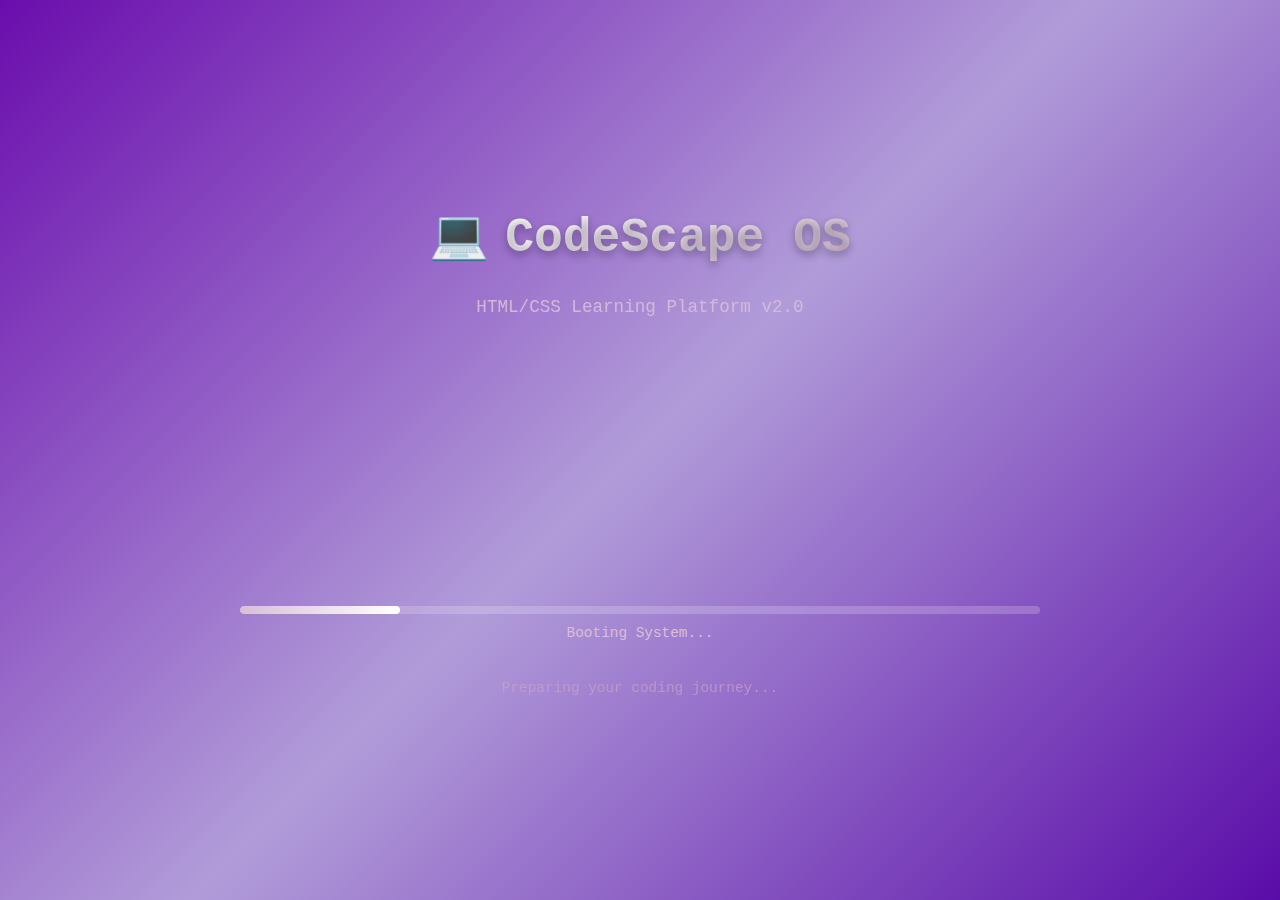
<file: index.html>
<!DOCTYPE html>
<html lang="en">
<head>
    <meta charset="UTF-8">
    <meta name="viewport" content="width=device-width, initial-scale=1.0">
    <title>CodeScape Learning Platform | Booting...</title>
    <link rel="stylesheet" href="styles.css">
</head>
<body class="boot-screen">
    <div class="boot-container">
        <div class="boot-header">
            <div class="boot-logo">
                <div class="logo-icon">💻</div>
                <h1>CodeScape OS</h1>
            </div>
            <p class="boot-version">HTML/CSS Learning Platform v2.0</p>
        </div>
        
        <div class="boot-content">
            <div class="boot-line">Initializing learning environment...</div>
            <div class="boot-line">Loading HTML curriculum modules...</div>
            <div class="boot-line">Loading CSS styling framework...</div>
            <div class="boot-line">Starting interactive practice environment...</div>
            <div class="boot-line">System ready! Launching platform...</div>
        </div>
        
        <div class="boot-progress">
            <div class="progress-bar">
                <div class="progress-fill"></div>
            </div>
            <div class="progress-text">Booting System...</div>
        </div>
        
        <div class="boot-footer">
            <p>Preparing your coding journey...</p>
        </div>
    </div>
    
    <script>
        // Boot sequence
        document.addEventListener('DOMContentLoaded', function() {
            const bootLines = document.querySelectorAll('.boot-line');
            const progressFill = document.querySelector('.progress-fill');
            const progressText = document.querySelector('.progress-text');
            
            const progressStages = [
                "Booting System...",
                "Loading Modules...",
                "Initializing Environment...", 
                "Finalizing Setup...",
                "Ready to Learn!"
            ];
            
            // Show boot lines with delay
            bootLines.forEach((line, index) => {
                setTimeout(() => {
                    line.classList.add('visible');
                    // Update progress text
                    if (index < progressStages.length - 1) {
                        progressText.textContent = progressStages[index + 1];
                    }
                }, 1200 * (index + 1));
            });
            
            // Animate progress bar
            let progress = 0;
            const progressInterval = setInterval(() => {
                progress += 2;
                progressFill.style.width = progress + '%';
                
                if (progress >= 100) {
                    clearInterval(progressInterval);
                }
            }, 70);
            
            // Redirect to home page after boot
            setTimeout(() => {
                localStorage.setItem('bootCompleted', 'true');
                window.location.href = 'home.html';
            }, 8000);
        });
    </script>
</body>
</html>
</file>
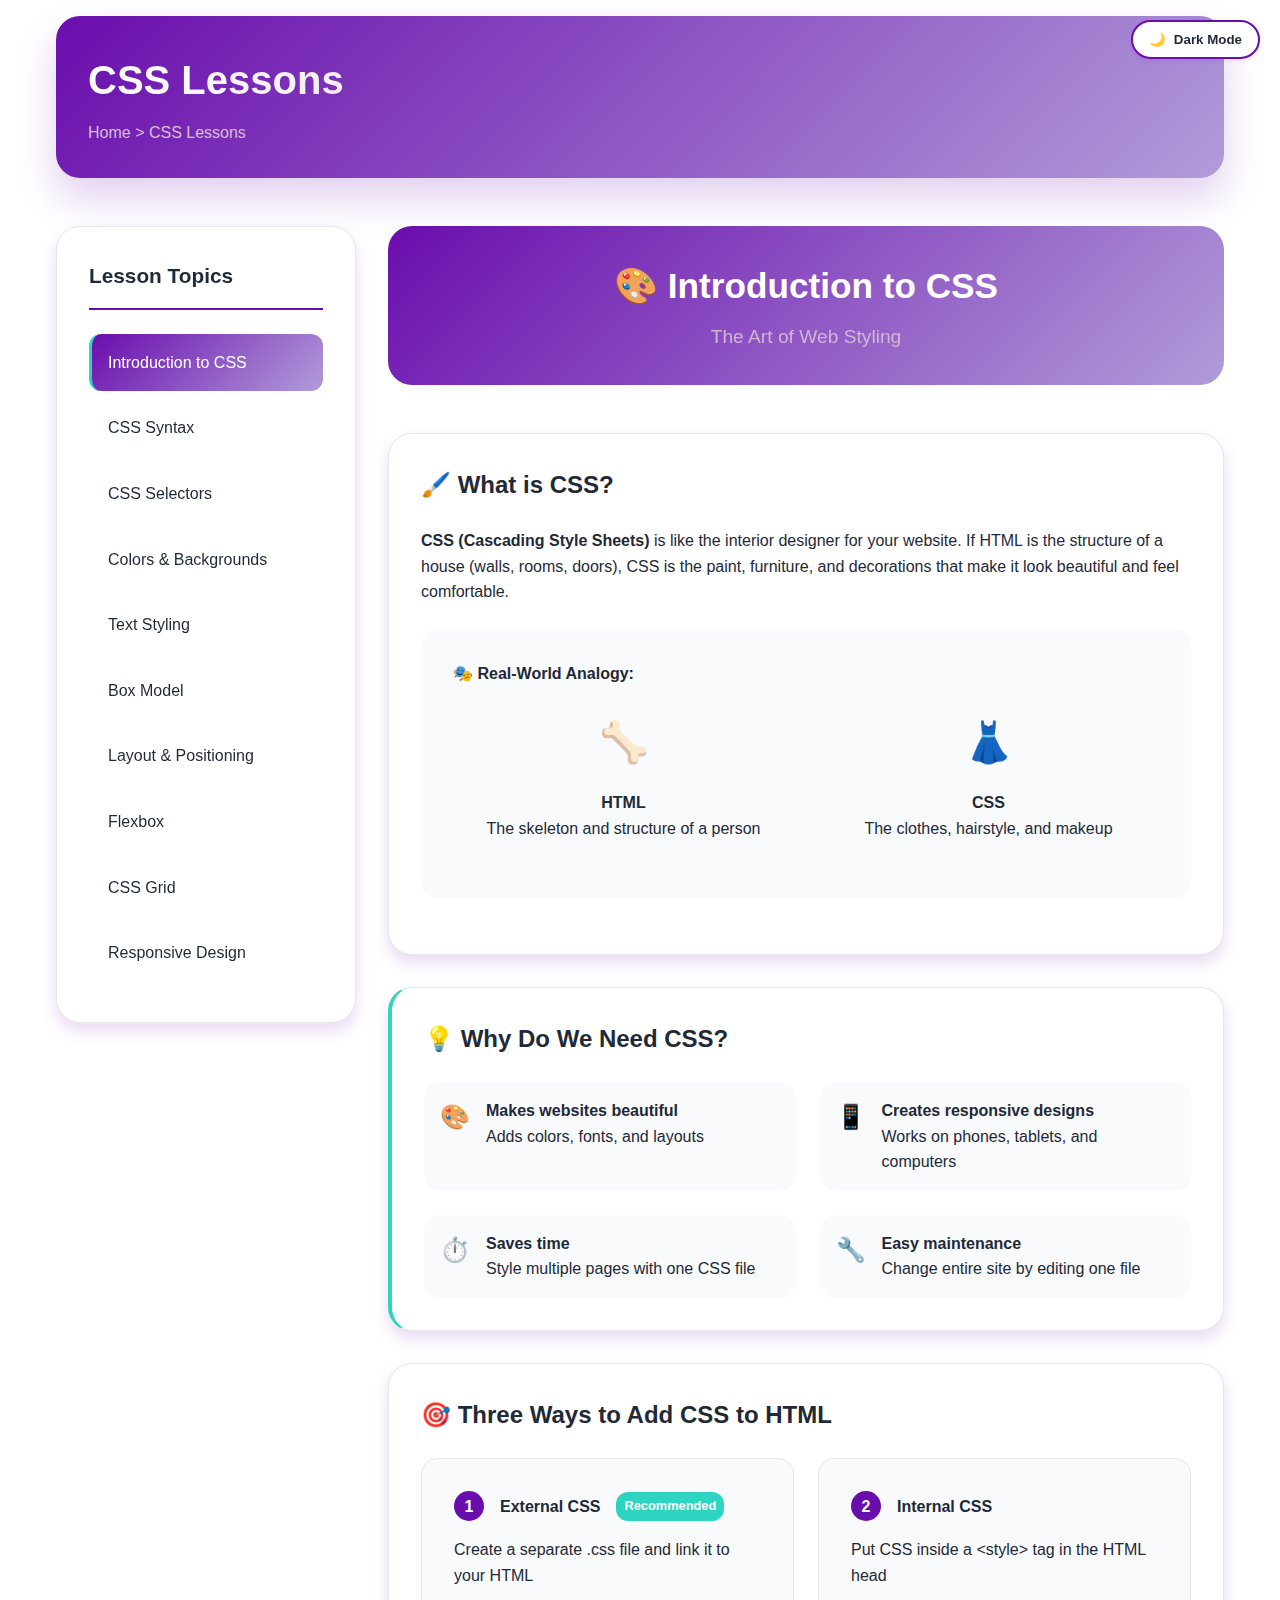
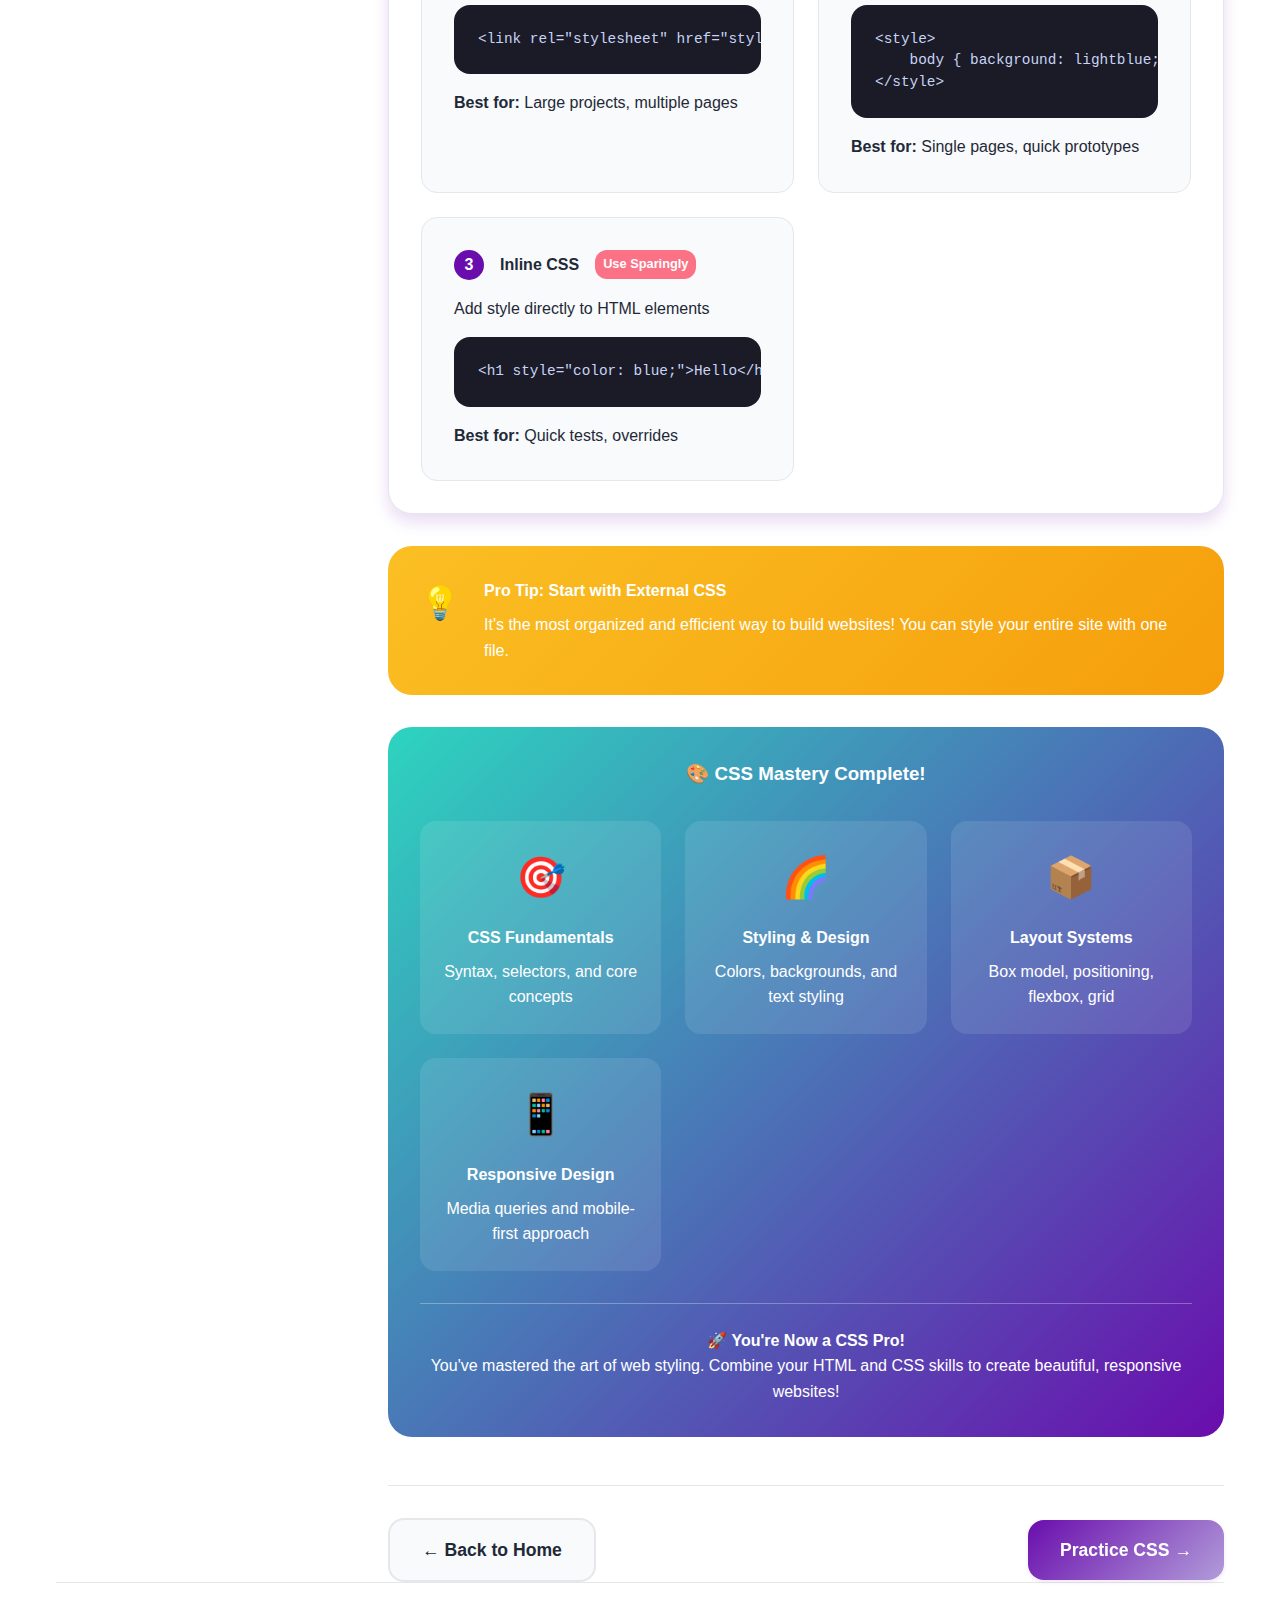
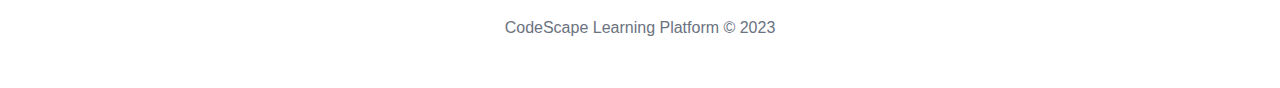
<file: css-lessons.html>
<!DOCTYPE html>
<html lang="en">
<head>
    <meta charset="UTF-8">
    <meta name="viewport" content="width=device-width, initial-scale=1.0">
    <title>CSS Lessons | CodeScape</title>
    <link rel="stylesheet" href="styles.css">
</head>
<body>
    <div class="container">
        <!-- Dark Mode Toggle -->
        <div class="theme-toggle">
            <button id="themeToggle" class="theme-btn" aria-label="Toggle dark mode">
                <span class="theme-icon">🌙</span>
                <span class="theme-text">Dark Mode</span>
            </button>
        </div>

        <header class="lesson-header">
            <div class="header-main">
                <h1>CSS Lessons</h1>
                <nav class="breadcrumb">
                    <a href="home.html">Home</a> > <span>CSS Lessons</span>
                </nav>
            </div>
        </header>
        
        <main class="lessons-main">
            <aside class="lesson-sidebar">
                <div class="sidebar-header">
                    <h3>Lesson Topics</h3>
                </div>
                <nav class="lesson-nav">
                    <ul>
                        <li><a href="#intro" class="nav-link active">Introduction to CSS</a></li>
                        <li><a href="#syntax" class="nav-link">CSS Syntax</a></li>
                        <li><a href="#selectors" class="nav-link">CSS Selectors</a></li>
                        <li><a href="#colors" class="nav-link">Colors & Backgrounds</a></li>
                        <li><a href="#text" class="nav-link">Text Styling</a></li>
                        <li><a href="#box-model" class="nav-link">Box Model</a></li>
                        <li><a href="#layout" class="nav-link">Layout & Positioning</a></li>
                        <li><a href="#flexbox" class="nav-link">Flexbox</a></li>
                        <li><a href="#grid" class="nav-link">CSS Grid</a></li>
                        <li><a href="#responsive" class="nav-link">Responsive Design</a></li>
                    </ul>
                </nav>
            </aside>
            
            <div class="lesson-content">
                <!-- Introduction Section -->
                <section id="intro" class="lesson-section active">
                    <div class="section-hero">
                        <h2>🎨 Introduction to CSS</h2>
                        <p class="hero-subtitle">The Art of Web Styling</p>
                    </div>
                    
                    <div class="content-card">
                        <h3>🖌️ What is CSS?</h3>
                        <p><strong>CSS (Cascading Style Sheets)</strong> is like the interior designer for your website. If HTML is the structure of a house (walls, rooms, doors), CSS is the paint, furniture, and decorations that make it look beautiful and feel comfortable.</p>
                        
                        <div class="analogy-card">
                            <h4>🎭 Real-World Analogy:</h4>
                            <div class="analogy-grid">
                                <div class="analogy-item">
                                    <div class="analogy-icon">🦴</div>
                                    <strong>HTML</strong>
                                    <p>The skeleton and structure of a person</p>
                                </div>
                                <div class="analogy-item">
                                    <div class="analogy-icon">👗</div>
                                    <strong>CSS</strong>
                                    <p>The clothes, hairstyle, and makeup</p>
                                </div>
                            </div>
                        </div>
                    </div>

                    <div class="content-card highlight">
                        <h3>💡 Why Do We Need CSS?</h3>
                        <div class="benefits-grid">
                            <div class="benefit-item">
                                <span class="benefit-icon">🎨</span>
                                <div>
                                    <strong>Makes websites beautiful</strong>
                                    <p>Adds colors, fonts, and layouts</p>
                                </div>
                            </div>
                            <div class="benefit-item">
                                <span class="benefit-icon">📱</span>
                                <div>
                                    <strong>Creates responsive designs</strong>
                                    <p>Works on phones, tablets, and computers</p>
                                </div>
                            </div>
                            <div class="benefit-item">
                                <span class="benefit-icon">⏱️</span>
                                <div>
                                    <strong>Saves time</strong>
                                    <p>Style multiple pages with one CSS file</p>
                                </div>
                            </div>
                            <div class="benefit-item">
                                <span class="benefit-icon">🔧</span>
                                <div>
                                    <strong>Easy maintenance</strong>
                                    <p>Change entire site by editing one file</p>
                                </div>
                            </div>
                        </div>
                    </div>

                    <div class="content-card">
                        <h3>🎯 Three Ways to Add CSS to HTML</h3>
                        
                        <div class="method-cards">
                            <div class="method-card">
                                <div class="method-header">
                                    <span class="method-number">1</span>
                                    <h4>External CSS</h4>
                                    <span class="method-badge recommended">Recommended</span>
                                </div>
                                <p>Create a separate .css file and link it to your HTML</p>
                                <div class="code-example">
                                    <pre><code>&lt;link rel="stylesheet" href="styles.css"&gt;</code></pre>
                                </div>
                                <div class="method-pros">
                                    <strong>Best for:</strong> Large projects, multiple pages
                                </div>
                            </div>

                            <div class="method-card">
                                <div class="method-header">
                                    <span class="method-number">2</span>
                                    <h4>Internal CSS</h4>
                                </div>
                                <p>Put CSS inside a &lt;style&gt; tag in the HTML head</p>
                                <div class="code-example">
                                    <pre><code>&lt;style&gt;
    body { background: lightblue; }
&lt;/style&gt;</code></pre>
                                </div>
                                <div class="method-pros">
                                    <strong>Best for:</strong> Single pages, quick prototypes
                                </div>
                            </div>

                            <div class="method-card">
                                <div class="method-header">
                                    <span class="method-number">3</span>
                                    <h4>Inline CSS</h4>
                                    <span class="method-badge limited">Use Sparingly</span>
                                </div>
                                <p>Add style directly to HTML elements</p>
                                <div class="code-example">
                                    <pre><code>&lt;h1 style="color: blue;"&gt;Hello&lt;/h1&gt;</code></pre>
                                </div>
                                <div class="method-pros">
                                    <strong>Best for:</strong> Quick tests, overrides
                                </div>
                            </div>
                        </div>
                    </div>

                    <div class="tip-card">
                        <div class="tip-icon">💡</div>
                        <div class="tip-content">
                            <h4>Pro Tip: Start with External CSS</h4>
                            <p>It's the most organized and efficient way to build websites! You can style your entire site with one file.</p>
                        </div>
                    </div>
                </section>

                <!-- CSS Syntax Section -->
                <section id="syntax" class="lesson-section">
                    <div class="section-hero">
                        <h2>🧩 CSS Syntax</h2>
                        <p class="hero-subtitle">The Language of Style</p>
                    </div>

                    <div class="content-card">
                        <h3>🔍 Understanding CSS Rules</h3>
                        <p>Think of CSS as giving instructions to elements on your page. Each instruction has a specific structure.</p>
                        
                        <div class="syntax-breakdown">
                            <div class="syntax-part">
                                <div class="syntax-label">Selector</div>
                                <div class="syntax-code">p</div>
                                <p>Who you're talking to</p>
                            </div>
                            <div class="syntax-connector">{</div>
                            <div class="syntax-part">
                                <div class="syntax-label">Property</div>
                                <div class="syntax-code">color</div>
                                <p>What you want to change</p>
                            </div>
                            <div class="syntax-connector">:</div>
                            <div class="syntax-part">
                                <div class="syntax-label">Value</div>
                                <div class="syntax-code">blue</div>
                                <p>How you want to change it</p>
                            </div>
                            <div class="syntax-connector">;</div>
                            <div class="syntax-connector">}</div>
                        </div>
                    </div>

                    <div class="content-card">
                        <h3>📝 Real Example Explained</h3>
                        <div class="code-example">
                            <pre><code>p {
    color: blue;
    text-align: center;
    font-size: 18px;
}</code></pre>
                        </div>
                        <p><strong>Translation:</strong> "Hey all paragraph tags! I want you to have blue text, be centered on the page, and use 18 pixel font size."</p>
                    </div>

                    <div class="content-card">
                        <h3>💬 CSS Comments</h3>
                        <p>Comments are notes for developers that browsers ignore. They're essential for documenting your code.</p>
                        <div class="code-example">
                            <pre><code>/* This is a single-line comment */

/*
This is a multi-line comment
that can span several lines
*/

/* This comment explains what the following code does */
p {
    color: blue; /* This makes text blue */
    margin: 10px; /* Adds space around paragraphs */
}</code></pre>
                        </div>
                    </div>

                    <div class="practice-exercise">
                        <h3>🎯 Try It Yourself</h3>
                        <p>Create a CSS rule that makes all <code>&lt;h2&gt;</code> elements have:</p>
                        <ul>
                            <li>Red text color</li>
                            <li>Underlined text</li>
                            <li>20 pixel font size</li>
                            <li>Center alignment</li>
                        </ul>
                        <details>
                            <summary>Show Solution</summary>
                            <div class="code-example">
                                <pre><code>h2 {
    color: red;
    text-decoration: underline;
    font-size: 20px;
    text-align: center;
}</code></pre>
                            </div>
                        </details>
                    </div>
                </section>

                <!-- CSS Selectors Section -->
                <section id="selectors" class="lesson-section">
                    <div class="section-hero">
                        <h2>🎯 CSS Selectors</h2>
                        <p class="hero-subtitle">Choosing Who to Style</p>
                    </div>

                    <div class="content-card">
                        <h3>🔍 What are Selectors?</h3>
                        <p>Selectors are like addresses that tell CSS <strong>which elements</strong> to apply styles to. Think of them as different ways to "select" or "target" HTML elements.</p>
                        
                        <div class="analogy-card">
                            <h4>🏷️ Mailing Analogy:</h4>
                            <div class="analogy-grid">
                                <div class="analogy-item">
                                    <div class="analogy-icon">📮</div>
                                    <strong>Element Selector</strong>
                                    <p>Send to everyone on a street</p>
                                </div>
                                <div class="analogy-item">
                                    <div class="analogy-icon">🏠</div>
                                    <strong>Class Selector</strong>
                                    <p>Send to specific houses</p>
                                </div>
                                <div class="analogy-item">
                                    <div class="analogy-icon">📍</div>
                                    <strong>ID Selector</strong>
                                    <p>Send to one specific address</p>
                                </div>
                            </div>
                        </div>
                    </div>

                    <div class="content-card">
                        <h3>🎯 Basic Selectors</h3>
                        <div class="selectors-demo">
                            <div class="selector-type">
                                <h4>Element Selector</h4>
                                <p>Targets all elements of a specific type</p>
                                <div class="code-example">
                                    <pre><code>/* Targets ALL paragraph tags */
p {
    color: blue;
}

/* Targets ALL h1 tags */
h1 {
    font-size: 2em;
}</code></pre>
                                </div>
                            </div>

                            <div class="selector-type">
                                <h4>Class Selector (Most Common)</h4>
                                <p>Targets elements with a specific class</p>
                                <div class="code-example">
                                    <pre><code>/* HTML */
&lt;p class="important"&gt;This is important!&lt;/p&gt;
&lt;div class="important"&gt;This is also important!&lt;/div&gt;

/* CSS */
.important {
    color: red;
    font-weight: bold;
}</code></pre>
                                </div>
                            </div>

                            <div class="selector-type">
                                <h4>ID Selector</h4>
                                <p>Targets one specific element with a unique ID</p>
                                <div class="code-example">
                                    <pre><code>/* HTML */
&lt;div id="header"&gt;Website Header&lt;/div&gt;

/* CSS */
#header {
    background: blue;
    height: 100px;
}</code></pre>
                                </div>
                            </div>
                        </div>
                    </div>

                    <div class="content-card">
                        <h3>🔗 Combinator Selectors</h3>
                        <p>Combine selectors to target elements based on their relationships.</p>
                        
                        <div class="combinators-demo">
                            <div class="combinator-type">
                                <h4>Descendant Selector (space)</h4>
                                <p>Targets elements inside other elements</p>
                                <div class="code-example">
                                    <pre><code>/* Targets li inside nav */
nav li {
    color: blue;
}</code></pre>
                                </div>
                            </div>

                            <div class="combinator-type">
                                <h4>Child Selector (&gt;)</h4>
                                <p>Targets direct children only</p>
                                <div class="code-example">
                                    <pre><code>/* Targets direct li children of nav */
nav > li {
    color: red;
}</code></pre>
                                </div>
                            </div>

                            <div class="combinator-type">
                                <h4>Adjacent Sibling Selector (+)</h4>
                                <p>Targets the next sibling</p>
                                <div class="code-example">
                                    <pre><code>/* Targets h2 immediately after h1 */
h1 + h2 {
    margin-top: 0;
}</code></pre>
                                </div>
                            </div>
                        </div>
                    </div>

                    <div class="practice-exercise">
                        <h3>🎯 Selector Practice</h3>
                        <p>Given this HTML structure:</p>
                        <div class="code-example">
                            <pre><code>&lt;div class="container"&gt;
    &lt;header id="main-header"&gt;
        &lt;h1 class="title"&gt;Welcome&lt;/h1&gt;
        &lt;nav&gt;
            &lt;ul&gt;
                &lt;li&gt;&lt;a href="#" class="nav-link"&gt;Home&lt;/a&gt;&lt;/li&gt;
                &lt;li&gt;&lt;a href="#" class="nav-link active"&gt;About&lt;/a&gt;&lt;/li&gt;
            &lt;/ul&gt;
        &lt;/nav&gt;
    &lt;/header&gt;
    &lt;main&gt;
        &lt;p class="intro"&gt;Introduction text&lt;/p&gt;
        &lt;p&gt;Regular paragraph&lt;/p&gt;
    &lt;/main&gt;
&lt;/div&gt;</code></pre>
                        </div>
                        <p>Write CSS to:</p>
                        <ol>
                            <li>Make all navigation links blue</li>
                            <li>Make only the active link bold</li>
                            <li>Style the introduction paragraph with larger text</li>
                            <li>Give the header a background color</li>
                        </ol>
                        <details>
                            <summary>Show Solution</summary>
                            <div class="code-example">
                                <pre><code>/* 1. All navigation links */
.nav-link {
    color: blue;
}

/* 2. Active link only */
.nav-link.active {
    font-weight: bold;
}

/* 3. Introduction paragraph */
.intro {
    font-size: 1.2em;
}

/* 4. Header background */
#main-header {
    background-color: #f0f0f0;
}</code></pre>
                            </div>
                        </details>
                    </div>
                </section>

                <!-- Colors & Backgrounds Section -->
                <section id="colors" class="lesson-section">
                    <div class="section-hero">
                        <h2>🌈 Colors & Backgrounds</h2>
                        <p class="hero-subtitle">Adding Visual Appeal</p>
                    </div>

                    <div class="content-card">
                        <h3>🎨 Color Value Systems</h3>
                        <p>CSS offers multiple ways to specify colors, each with its own advantages.</p>
                        
                        <div class="color-systems">
                            <div class="color-system">
                                <h4>Color Names</h4>
                                <p>140+ predefined color names</p>
                                <div class="code-example">
                                    <pre><code>color: red;
color: blue;
color: darkgray;
color: lightblue;</code></pre>
                                </div>
                                <div class="color-preview">
                                    <div class="color-swatch" style="background: red;"></div>
                                    <div class="color-swatch" style="background: blue;"></div>
                                    <div class="color-swatch" style="background: darkgray;"></div>
                                    <div class="color-swatch" style="background: lightblue;"></div>
                                </div>
                            </div>

                            <div class="color-system">
                                <h4>Hexadecimal</h4>
                                <p>6-digit codes for precise colors</p>
                                <div class="code-example">
                                    <pre><code>color: #ff0000;    /* Red */
color: #00ff00;    /* Green */
color: #0000ff;    /* Blue */
color: #6a0dad;    /* Purple */</code></pre>
                                </div>
                                <div class="color-preview">
                                    <div class="color-swatch" style="background: #ff0000;"></div>
                                    <div class="color-swatch" style="background: #00ff00;"></div>
                                    <div class="color-swatch" style="background: #0000ff;"></div>
                                    <div class="color-swatch" style="background: #6a0dad;"></div>
                                </div>
                            </div>

                            <div class="color-system">
                                <h4>RGB & RGBA</h4>
                                <p>Red, Green, Blue values with optional transparency</p>
                                <div class="code-example">
                                    <pre><code>color: rgb(255, 0, 0);     /* Red */
color: rgba(255, 0, 0, 0.5); /* Semi-transparent red */
color: rgb(106, 13, 173);   /* Our purple */</code></pre>
                                </div>
                                <div class="color-preview">
                                    <div class="color-swatch" style="background: rgb(255, 0, 0);"></div>
                                    <div class="color-swatch" style="background: rgba(255, 0, 0, 0.5);"></div>
                                    <div class="color-swatch" style="background: rgb(106, 13, 173);"></div>
                                </div>
                            </div>
                        </div>
                    </div>

                    <div class="content-card">
                        <h3>🎨 Background Properties</h3>
                        <p>Control the background appearance of elements with these properties.</p>
                        
                        <div class="background-demo">
                            <div class="background-property">
                                <h4>Background Color</h4>
                                <div class="code-example">
                                    <pre><code>body {
    background-color: #f0f0f0;
}

.header {
    background-color: #6a0dad;
}</code></pre>
                                </div>
                            </div>

                            <div class="background-property">
                                <h4>Background Image</h4>
                                <div class="code-example">
                                    <pre><code>.hero {
    background-image: url('hero-image.jpg');
    background-size: cover;
    background-position: center;
}</code></pre>
                                </div>
                            </div>

                            <div class="background-property">
                                <h4>Gradient Backgrounds</h4>
                                <div class="code-example">
                                    <pre><code>/* Linear gradient */
background: linear-gradient(to right, red, yellow);

/* Radial gradient */
background: radial-gradient(circle, red, yellow);

/* Multiple colors */
background: linear-gradient(45deg, red, orange, yellow);</code></pre>
                                </div>
                            </div>
                        </div>
                    </div>

                    <div class="content-card">
                        <h3>🎯 Background Shorthand</h3>
                        <p>Combine multiple background properties into one line.</p>
                        <div class="code-example">
                            <pre><code>/* Long form */
background-color: #6a0dad;
background-image: url('texture.png');
background-repeat: no-repeat;
background-position: center;

/* Short form */
background: #6a0dad url('texture.png') no-repeat center;

/* Even shorter with gradient */
background: linear-gradient(135deg, #667eea, #764ba2);</code></pre>
                        </div>
                    </div>

                    <div class="practice-exercise">
                        <h3>🎯 Create a Colorful Card</h3>
                        <p>Create CSS for a card with:</p>
                        <ul>
                            <li>Purple gradient background</li>
                            <li>White text color</li>
                            <li>Rounded corners</li>
                            <li>Box shadow for depth</li>
                            <li>Padding for spacing</li>
                        </ul>
                        <details>
                            <summary>Show Solution</summary>
                            <div class="code-example">
                                <pre><code>.colorful-card {
    background: linear-gradient(135deg, #6a0dad, #9c4dff);
    color: white;
    border-radius: 12px;
    box-shadow: 0 4px 15px rgba(106, 13, 173, 0.3);
    padding: 20px;
}</code></pre>
                            </div>
                        </details>
                    </div>
                </section>

                <!-- Text Styling Section -->
                <section id="text" class="lesson-section">
                    <div class="section-hero">
                        <h2>🔤 Text Styling</h2>
                        <p class="hero-subtitle">Making Your Content Beautiful</p>
                    </div>

                    <div class="content-card">
                        <h3>📝 Font Properties</h3>
                        <p>Control the appearance of text with font-related properties.</p>
                        
                        <div class="font-demo">
                            <div class="font-property">
                                <h4>Font Family</h4>
                                <div class="code-example">
                                    <pre><code>body {
    font-family: Arial, sans-serif;
}

.heading {
    font-family: "Times New Roman", serif;
}

.code {
    font-family: "Courier New", monospace;
}</code></pre>
                                </div>
                            </div>

                            <div class="font-property">
                                <h4>Font Size & Weight</h4>
                                <div class="code-example">
                                    <pre><code>p {
    font-size: 16px;      /* Pixels */
    font-size: 1em;       /* Relative to parent */
    font-size: 1.5rem;    /* Relative to root */
}

h1 {
    font-weight: normal;  /* 400 */
    font-weight: bold;    /* 700 */
    font-weight: 900;     /* Extra bold */
}</code></pre>
                                </div>
                            </div>

                            <div class="font-property">
                                <h4>Font Style & Variant</h4>
                                <div class="code-example">
                                    <pre><code>.italic {
    font-style: italic;
}

.small-caps {
    font-variant: small-caps;
}</code></pre>
                                </div>
                            </div>
                        </div>
                    </div>

                    <div class="content-card">
                        <h3>🎨 Text Properties</h3>
                        <p>Style text alignment, decoration, spacing, and more.</p>
                        
                        <div class="text-properties-demo">
                            <div class="text-property">
                                <h4>Text Alignment</h4>
                                <div class="code-example">
                                    <pre><code>p {
    text-align: left;
    text-align: center;
    text-align: right;
    text-align: justify;
}</code></pre>
                                </div>
                            </div>

                            <div class="text-property">
                                <h4>Text Decoration</h4>
                                <div class="code-example">
                                    <pre><code>a {
    text-decoration: none;    /* Remove underline */
}

.underline {
    text-decoration: underline;
}

.strike {
    text-decoration: line-through;
}</code></pre>
                                </div>
                            </div>

                            <div class="text-property">
                                <h4>Text Transform & Spacing</h4>
                                <div class="code-example">
                                    <pre><code>.uppercase {
    text-transform: uppercase;
}

.spaced {
    letter-spacing: 2px;
    word-spacing: 5px;
    line-height: 1.6;
}</code></pre>
                                </div>
                            </div>
                        </div>
                    </div>

                    <div class="content-card">
                        <h3>🌐 Web Fonts</h3>
                        <p>Use custom fonts from services like Google Fonts.</p>
                        
                        <div class="code-example">
                            <pre><code>/* In HTML head */
&lt;link href="https://fonts.googleapis.com/css2?family=Roboto:wght@400;700&display=swap" rel="stylesheet"&gt;

/* In CSS */
body {
    font-family: 'Roboto', sans-serif;
}

.heading {
    font-family: 'Roboto', sans-serif;
    font-weight: 700;
}</code></pre>
                        </div>
                    </div>

                    <div class="practice-exercise">
                        <h3>🎯 Style a Blog Post</h3>
                        <p>Create CSS for a beautiful blog post with:</p>
                        <ul>
                            <li>Custom font from Google Fonts</li>
                            <li>Heading with text shadow</li>
                            <li>Paragraph with comfortable line height</li>
                            <li>Blockquote with italic style and left border</li>
                            <li>Links with hover effects</li>
                        </ul>
                        <details>
                            <summary>Show Solution</summary>
                            <div class="code-example">
                                <pre><code>@import url('https://fonts.googleapis.com/css2?family=Inter:wght@400;600&display=swap');

body {
    font-family: 'Inter', sans-serif;
    line-height: 1.6;
}

.blog-title {
    font-size: 2.5em;
    text-shadow: 2px 2px 4px rgba(0,0,0,0.1);
    text-align: center;
}

.blog-content {
    font-size: 1.1em;
    line-height: 1.8;
}

blockquote {
    font-style: italic;
    border-left: 4px solid #6a0dad;
    padding-left: 20px;
    margin-left: 0;
}

a {
    color: #6a0dad;
    text-decoration: none;
}

a:hover {
    text-decoration: underline;
}</code></pre>
                            </div>
                        </details>
                    </div>
                </section>

                <!-- Box Model Section -->
                <section id="box-model" class="lesson-section">
                    <div class="section-hero">
                        <h2>📦 Box Model</h2>
                        <p class="hero-subtitle">Understanding Element Layout</p>
                    </div>

                    <div class="content-card">
                        <h3>🧩 What is the Box Model?</h3>
                        <p>Every HTML element is a rectangular box with these components:</p>
                        
                        <div class="box-model-visual">
                            <div class="box-model-layers">
                                <div class="box-layer margin">
                                    <div class="layer-label">Margin</div>
                                    <div class="box-layer border">
                                        <div class="layer-label">Border</div>
                                        <div class="box-layer padding">
                                            <div class="layer-label">Padding</div>
                                            <div class="box-layer content">
                                                <div class="layer-label">Content</div>
                                            </div>
                                        </div>
                                    </div>
                                </div>
                            </div>
                            <div class="box-model-explanation">
                                <p><strong>Content:</strong> The actual content (text, images, etc.)</p>
                                <p><strong>Padding:</strong> Space between content and border</p>
                                <p><strong>Border:</strong> Line around padding and content</p>
                                <p><strong>Margin:</strong> Space outside the border</p>
                            </div>
                        </div>
                    </div>

                    <div class="content-card">
                        <h3>📏 Box Model Properties</h3>
                        <p>Control each part of the box model with specific properties.</p>
                        
                        <div class="code-example">
                            <pre><code>.box {
    /* Content dimensions */
    width: 300px;
    height: 200px;
    
    /* Padding - space inside border */
    padding: 20px;                    /* All sides */
    padding: 10px 20px;               /* Top/Bottom, Left/Right */
    padding: 10px 15px 10px 15px;     /* Top, Right, Bottom, Left */
    
    /* Border - around padding */
    border: 2px solid #333;           /* Shorthand */
    border-width: 2px;
    border-style: solid;
    border-color: #333;
    border-radius: 10px;              /* Rounded corners */
    
    /* Margin - space outside border */
    margin: 20px;                     /* All sides */
    margin: 0 auto;                   /* Center horizontally */
    margin-top: 10px;
}</code></pre>
                        </div>
                    </div>

                    <div class="content-card">
                        <h3>🎯 Box-Sizing Property</h3>
                        <p>Control how width and height are calculated with <code>box-sizing</code>.</p>
                        
                        <div class="box-sizing-demo">
                            <div class="sizing-type">
                                <h4>content-box (Default)</h4>
                                <p>Width/height only apply to content</p>
                                <div class="code-example">
                                    <pre><code>.box {
    box-sizing: content-box;
    width: 300px;
    padding: 20px;
    border: 5px solid black;
    /* Total width = 300 + 40 + 10 = 350px */
}</code></pre>
                                </div>
                            </div>

                            <div class="sizing-type">
                                <h4>border-box (Recommended)</h4>
                                <p>Width/height include padding and border</p>
                                <div class="code-example">
                                    <pre><code>.box {
    box-sizing: border-box;
    width: 300px;
    padding: 20px;
    border: 5px solid black;
    /* Total width = 300px (includes padding & border) */
}</code></pre>
                                </div>
                            </div>
                        </div>
                    </div>

                    <div class="tip-card">
                        <div class="tip-icon">💡</div>
                        <div class="tip-content">
                            <h4>Pro Tip: Universal Border-Box</h4>
                            <p>Set <code>box-sizing: border-box</code> on all elements for predictable layout calculations:</p>
                            <div class="code-example">
                                <pre><code>* {
    box-sizing: border-box;
}</code></pre>
                            </div>
                        </div>
                    </div>

                    <div class="practice-exercise">
                        <h3>🎯 Create a Card Component</h3>
                        <p>Create CSS for a card with perfect box model usage:</p>
                        <ul>
                            <li>Fixed width of 300px</li>
                            <li>20px padding inside</li>
                            <li>1px border with rounded corners</li>
                            <li>Margin for spacing between cards</li>
                            <li>Box shadow for depth</li>
                        </ul>
                        <details>
                            <summary>Show Solution</summary>
                            <div class="code-example">
                                <pre><code>.card {
    box-sizing: border-box;
    width: 300px;
    padding: 20px;
    border: 1px solid #e0e0e0;
    border-radius: 8px;
    margin: 15px;
    box-shadow: 0 2px 8px rgba(0,0,0,0.1);
    background: white;
}</code></pre>
                            </div>
                        </details>
                    </div>
                </section>

                <!-- Layout & Positioning Section -->
                <section id="layout" class="lesson-section">
                    <div class="section-hero">
                        <h2>🎨 Layout & Positioning</h2>
                        <p class="hero-subtitle">Controlling Element Placement</p>
                    </div>

                    <div class="content-card">
                        <h3>📐 Display Property</h3>
                        <p>The <code>display</code> property determines how an element behaves in the layout.</p>
                        
                        <div class="display-types">
                            <div class="display-type">
                                <h4>Block</h4>
                                <p>Takes full width, starts on new line</p>
                                <div class="code-example">
                                    <pre><code>div, p, h1-h6 {
    display: block;
}</code></pre>
                                </div>
                                <div class="display-preview block-preview">
                                    <div>Block 1</div>
                                    <div>Block 2</div>
                                </div>
                            </div>

                            <div class="display-type">
                                <h4>Inline</h4>
                                <p>Only takes necessary width, flows with text</p>
                                <div class="code-example">
                                    <pre><code>span, a, strong {
    display: inline;
}</code></pre>
                                </div>
                                <div class="display-preview inline-preview">
                                    <span>Inline 1</span>
                                    <span>Inline 2</span>
                                    <span>Inline 3</span>
                                </div>
                            </div>

                            <div class="display-type">
                                <h4>Inline-Block</h4>
                                <p>Inline but can have width/height</p>
                                <div class="code-example">
                                    <pre><code>button, input {
    display: inline-block;
}</code></pre>
                                </div>
                                <div class="display-preview inline-block-preview">
                                    <div>Inline-Block 1</div>
                                    <div>Inline-Block 2</div>
                                </div>
                            </div>
                        </div>
                    </div>

                    <div class="content-card">
                        <h3>📍 Position Property</h3>
                        <p>Control how elements are positioned on the page.</p>
                        
                        <div class="position-types">
                            <div class="position-type">
                                <h4>Static (Default)</h4>
                                <p>Normal flow, not positioned</p>
                                <div class="code-example">
                                    <pre><code>.element {
    position: static;
}</code></pre>
                                </div>
                            </div>

                            <div class="position-type">
                                <h4>Relative</h4>
                                <p>Relative to its normal position</p>
                                <div class="code-example">
                                    <pre><code>.element {
    position: relative;
    top: 10px;
    left: 20px;
}</code></pre>
                                </div>
                            </div>

                            <div class="position-type">
                                <h4>Absolute</h4>
                                <p>Relative to nearest positioned ancestor</p>
                                <div class="code-example">
                                    <pre><code>.element {
    position: absolute;
    top: 0;
    right: 0;
}</code></pre>
                                </div>
                            </div>

                            <div class="position-type">
                                <h4>Fixed</h4>
                                <p>Relative to viewport, stays on scroll</p>
                                <div class="code-example">
                                    <pre><code>.element {
    position: fixed;
    bottom: 0;
    left: 0;
}</code></pre>
                                </div>
                            </div>

                            <div class="position-type">
                                <h4>Sticky</h4>
                                <p>Switches between relative and fixed</p>
                                <div class="code-example">
                                    <pre><code>.element {
    position: sticky;
    top: 0;
}</code></pre>
                                </div>
                            </div>
                        </div>
                    </div>

                    <div class="content-card">
                        <h3>🎯 Float & Clear</h3>
                        <p>Wrap text around elements and control floating behavior.</p>
                        
                        <div class="code-example">
                            <pre><code>/* Float elements */
img {
    float: left;
    margin-right: 15px;
}

.sidebar {
    float: right;
    width: 200px;
}

/* Clear floats */
.clearfix::after {
    content: "";
    display: table;
    clear: both;
}</code></pre>
                        </div>
                    </div>

                    <div class="practice-exercise">
                        <h3>🎯 Create a Simple Layout</h3>
                        <p>Create CSS for a basic webpage layout with:</p>
                        <ul>
                            <li>Fixed header at the top</li>
                            <li>Sidebar floated left</li>
                            <li>Main content area</li>
                            <li>Footer at the bottom</li>
                            <li>Proper clearing of floats</li>
                        </ul>
                        <details>
                            <summary>Show Solution</summary>
                            <div class="code-example">
                                <pre><code>header {
    position: fixed;
    top: 0;
    left: 0;
    right: 0;
    background: white;
    z-index: 1000;
}

.sidebar {
    float: left;
    width: 250px;
    margin-right: 20px;
}

.main-content {
    overflow: hidden; /* Clear float */
}

footer {
    clear: both;
    background: #333;
    color: white;
    padding: 20px;
}</code></pre>
                            </div>
                        </details>
                    </div>
                </section>

                <!-- Flexbox Section -->
                <section id="flexbox" class="lesson-section">
                    <div class="section-hero">
                        <h2>🎪 Flexbox</h2>
                        <p class="hero-subtitle">One-Dimensional Layout Magic</p>
                    </div>

                    <div class="content-card">
                        <h3>🎯 What is Flexbox?</h3>
                        <p>Flexbox is a layout model that allows you to design complex layouts with predictable behavior. It's perfect for arranging items in rows or columns.</p>
                        
                        <div class="analogy-card">
                            <h4>📦 Container Analogy:</h4>
                            <div class="analogy-grid">
                                <div class="analogy-item">
                                    <div class="analogy-icon">📏</div>
                                    <strong>Flex Container</strong>
                                    <p>The box that holds items</p>
                                </div>
                                <div class="analogy-item">
                                    <div class="analogy-icon">🧩</div>
                                    <strong>Flex Items</strong>
                                    <p>The items inside the box</p>
                                </div>
                            </div>
                        </div>
                    </div>

                    <div class="content-card">
                        <h3>🏗️ Flex Container Properties</h3>
                        <p>Control the main flex container with these properties.</p>
                        
                        <div class="flex-container-demo">
                            <div class="flex-property">
                                <h4>Flex Direction</h4>
                                <div class="code-example">
                                    <pre><code>.container {
    display: flex;
    flex-direction: row;           /* Default */
    flex-direction: row-reverse;
    flex-direction: column;
    flex-direction: column-reverse;
}</code></pre>
                                </div>
                            </div>

                            <div class="flex-property">
                                <h4>Justify Content</h4>
                                <div class="code-example">
                                    <pre><code>.container {
    justify-content: flex-start;   /* Default */
    justify-content: flex-end;
    justify-content: center;
    justify-content: space-between;
    justify-content: space-around;
    justify-content: space-evenly;
}</code></pre>
                                </div>
                            </div>

                            <div class="flex-property">
                                <h4>Align Items</h4>
                                <div class="code-example">
                                    <pre><code>.container {
    align-items: stretch;          /* Default */
    align-items: flex-start;
    align-items: flex-end;
    align-items: center;
    align-items: baseline;
}</code></pre>
                                </div>
                            </div>
                        </div>
                    </div>

                    <div class="content-card">
                        <h3>🧩 Flex Item Properties</h3>
                        <p>Control individual flex items with these properties.</p>
                        
                        <div class="flex-item-demo">
                            <div class="flex-item-property">
                                <h4>Flex Grow & Shrink</h4>
                                <div class="code-example">
                                    <pre><code>.item {
    flex-grow: 0;     /* Default - won't grow */
    flex-grow: 1;     /* Will grow to fill space */
    
    flex-shrink: 1;   /* Default - will shrink */
    flex-shrink: 0;   /* Won't shrink */
}</code></pre>
                                </div>
                            </div>

                            <div class="flex-item-property">
                                <h4>Flex Basis & Order</h4>
                                <div class="code-example">
                                    <pre><code>.item {
    flex-basis: auto;     /* Default size */
    flex-basis: 200px;    /* Fixed base size */
    
    order: 0;            /* Default order */
    order: 1;            /* Appear later */
    order: -1;           /* Appear first */
}</code></pre>
                                </div>
                            </div>

                            <div class="flex-item-property">
                                <h4>Flex Shorthand</h4>
                                <div class="code-example">
                                    <pre><code>.item {
    flex: 0 1 auto;     /* grow shrink basis */
    flex: 1;            /* flex: 1 1 0 */
    flex: 0 0 200px;    /* Fixed size, won't grow/shrink */
}</code></pre>
                                </div>
                            </div>
                        </div>
                    </div>

                    <div class="practice-exercise">
                        <h3>🎯 Create a Navigation Bar</h3>
                        <p>Create a responsive navigation bar using flexbox:</p>
                        <ul>
                            <li>Logo on the left</li>
                            <li>Navigation links in the center</li>
                            <li>User menu on the right</li>
                            <li>Responsive spacing</li>
                            <li>Vertical centering</li>
                        </ul>
                        <details>
                            <summary>Show Solution</summary>
                            <div class="code-example">
                                <pre><code>.navbar {
    display: flex;
    justify-content: space-between;
    align-items: center;
    padding: 1rem 2rem;
    background: #333;
    color: white;
}

.nav-links {
    display: flex;
    gap: 2rem;
    list-style: none;
}

.user-menu {
    display: flex;
    gap: 1rem;
    align-items: center;
}

@media (max-width: 768px) {
    .navbar {
        flex-direction: column;
        gap: 1rem;
    }
}</code></pre>
                            </div>
                        </details>
                    </div>
                </section>

                <!-- CSS Grid Section -->
                <section id="grid" class="lesson-section">
                    <div class="section-hero">
                        <h2>🔲 CSS Grid</h2>
                        <p class="hero-subtitle">Two-Dimensional Layout Power</p>
                    </div>

                    <div class="content-card">
                        <h3>🎯 What is CSS Grid?</h3>
                        <p>CSS Grid is a powerful layout system that works in two dimensions (rows and columns). It's perfect for complex page layouts.</p>
                        
                        <div class="analogy-card">
                            <h4>🏢 Building Analogy:</h4>
                            <div class="analogy-grid">
                                <div class="analogy-item">
                                    <div class="analogy-icon">📐</div>
                                    <strong>Grid Container</strong>
                                    <p>The building blueprint</p>
                                </div>
                                <div class="analogy-item">
                                    <div class="analogy-icon">🚪</div>
                                    <strong>Grid Items</strong>
                                    <p>The rooms in the building</p>
                                </div>
                            </div>
                        </div>
                    </div>

                    <div class="content-card">
                        <h3>🏗️ Grid Container Properties</h3>
                        <p>Define your grid structure with these container properties.</p>
                        
                        <div class="grid-container-demo">
                            <div class="grid-property">
                                <h4>Grid Template</h4>
                                <div class="code-example">
                                    <pre><code>.container {
    display: grid;
    grid-template-columns: 1fr 1fr 1fr;     /* 3 equal columns */
    grid-template-rows: 100px auto 100px;   /* Define rows */
    gap: 20px;                              /* Space between items */
}</code></pre>
                                </div>
                            </div>

                            <div class="grid-property">
                                <h4>Grid Areas</h4>
                                <div class="code-example">
                                    <pre><code>.container {
    grid-template-areas: 
        "header header header"
        "sidebar content content"
        "footer footer footer";
}

.header { grid-area: header; }
.sidebar { grid-area: sidebar; }
.content { grid-area: content; }
.footer { grid-area: footer; }</code></pre>
                                </div>
                            </div>

                            <div class="grid-property">
                                <h4>Auto Placement</h4>
                                <div class="code-example">
                                    <pre><code>.container {
    grid-auto-flow: row;        /* Default */
    grid-auto-flow: column;
    grid-auto-flow: dense;      /* Fill gaps */
    
    grid-auto-rows: 100px;      /* Size for auto-created rows */
    grid-auto-columns: 1fr;     /* Size for auto-created columns */
}</code></pre>
                                </div>
                            </div>
                        </div>
                    </div>

                    <div class="content-card">
                        <h3>🧩 Grid Item Properties</h3>
                        <p>Position items within the grid using these properties.</p>
                        
                        <div class="grid-item-demo">
                            <div class="grid-item-property">
                                <h4>Grid Placement</h4>
                                <div class="code-example">
                                    <pre><code>.item {
    grid-column: 1 / 3;         /* Start at line 1, end at line 3 */
    grid-row: 1 / 2;            /* Start at line 1, end at line 2 */
    
    grid-column: 1 / span 2;    /* Start at 1, span 2 columns */
    grid-row: 2 / span 3;       /* Start at 2, span 3 rows */
}</code></pre>
                                </div>
                            </div>

                            <div class="grid-item-property">
                                <h4>Grid Area</h4>
                                <div class="code-example">
                                    <pre><code>.item {
    grid-area: 1 / 1 / 3 / 3;   /* row-start / column-start / row-end / column-end */
}</code></pre>
                                </div>
                            </div>

                            <div class="grid-item-property">
                                <h4>Alignment</h4>
                                <div class="code-example">
                                    <pre><code>.item {
    justify-self: start;        /* Align within grid cell */
    align-self: center;
    
    place-self: center center;  /* Shorthand for justify & align */
}</code></pre>
                                </div>
                            </div>
                        </div>
                    </div>

                    <div class="practice-exercise">
                        <h3>🎯 Create a Dashboard Layout</h3>
                        <p>Create a dashboard layout using CSS Grid:</p>
                        <ul>
                            <li>Header spanning full width</li>
                            <li>Sidebar on the left</li>
                            <li>Main content area</li>
                            <li>Stats cards in a grid</li>
                            <li>Footer at the bottom</li>
                        </ul>
                        <details>
                            <summary>Show Solution</summary>
                            <div class="code-example">
                                <pre><code>.dashboard {
    display: grid;
    grid-template-areas: 
        "header header"
        "sidebar main"
        "footer footer";
    grid-template-columns: 250px 1fr;
    grid-template-rows: 80px 1fr 60px;
    min-height: 100vh;
}

.header { grid-area: header; }
.sidebar { grid-area: sidebar; }
.main { grid-area: main; }
.footer { grid-area: footer; }

.stats-grid {
    display: grid;
    grid-template-columns: repeat(auto-fit, minmax(200px, 1fr));
    gap: 20px;
    padding: 20px;
}</code></pre>
                            </div>
                        </details>
                    </div>
                </section>

                <!-- Responsive Design Section -->
                <section id="responsive" class="lesson-section">
                    <div class="section-hero">
                        <h2>📱 Responsive Design</h2>
                        <p class="hero-subtitle">Websites That Work Everywhere</p>
                    </div>

                    <div class="content-card">
                        <h3>🎯 What is Responsive Design?</h3>
                        <p>Responsive design ensures your website looks great and works well on all devices - from mobile phones to desktop computers.</p>
                        
                        <div class="analogy-card">
                            <h4>👕 Clothing Analogy:</h4>
                            <div class="analogy-grid">
                                <div class="analogy-item">
                                    <div class="analogy-icon">👶</div>
                                    <strong>Fixed Design</strong>
                                    <p>One size fits all<br>Doesn't work for everyone</p>
                                </div>
                                <div class="analogy-item">
                                    <div class="analogy-icon">🧥</div>
                                    <strong>Responsive Design</strong>
                                    <p>Adapts to different sizes<br>Comfortable for everyone</p>
                                </div>
                            </div>
                        </div>
                    </div>

                    <div class="content-card">
                        <h3>📐 Viewport Meta Tag</h3>
                        <p>Essential for responsive design - tells browsers how to scale the page.</p>
                        
                        <div class="code-example">
                            <pre><code>&lt;!-- In HTML head --&gt;
&lt;meta name="viewport" content="width=device-width, initial-scale=1.0"&gt;</code></pre>
                        </div>
                        <p><strong>Without this tag:</strong> Mobile browsers might zoom out to show the whole desktop layout</p>
                        <p><strong>With this tag:</strong> Content scales properly to fit the device screen</p>
                    </div>

                    <div class="content-card">
                        <h3>🎨 Media Queries</h3>
                        <p>Apply different CSS rules based on device characteristics.</p>
                        
                        <div class="media-queries-demo">
                            <div class="media-query">
                                <h4>Mobile-First Approach</h4>
                                <div class="code-example">
                                    <pre><code>/* Base styles (mobile) */
.container {
    padding: 10px;
}

/* Tablet */
@media (min-width: 768px) {
    .container {
        padding: 20px;
        max-width: 720px;
        margin: 0 auto;
    }
}

/* Desktop */
@media (min-width: 1024px) {
    .container {
        max-width: 960px;
        padding: 30px;
    }
}</code></pre>
                                </div>
                            </div>

                            <div class="media-query">
                                <h4>Common Breakpoints</h4>
                                <div class="code-example">
                                    <pre><code>/* Small devices (phones) */
@media (max-width: 576px) { }

/* Medium devices (tablets) */
@media (min-width: 768px) { }

/* Large devices (desktops) */
@media (min-width: 992px) { }

/* Extra large devices */
@media (min-width: 1200px) { }</code></pre>
                                </div>
                            </div>
                        </div>
                    </div>

                    <div class="content-card">
                        <h3>📏 Responsive Units</h3>
                        <p>Use relative units for flexible, responsive sizing.</p>
                        
                        <div class="responsive-units">
                            <div class="responsive-unit">
                                <h4>Viewport Units</h4>
                                <div class="code-example">
                                    <pre><code>.hero {
    height: 100vh;          /* 100% of viewport height */
    width: 50vw;            /* 50% of viewport width */
}</code></pre>
                                </div>
                            </div>

                            <div class="responsive-unit">
                                <h4>Relative Units</h4>
                                <div class="code-example">
                                    <pre><code>body {
    font-size: 16px;
}

h1 {
    font-size: 2rem;        /* 32px - relative to root */
}

.container {
    font-size: 1.5em;       /* Relative to parent */
    width: 80%;             /* Relative to parent */
}</code></pre>
                                </div>
                            </div>

                            <div class="responsive-unit">
                                <h4>Flexible Units</h4>
                                <div class="code-example">
                                    <pre><code>.grid {
    display: grid;
    grid-template-columns: repeat(auto-fit, minmax(250px, 1fr));
}

.container {
    max-width: 1200px;
    min-width: 320px;
}</code></pre>
                                </div>
                            </div>
                        </div>
                    </div>

                    <div class="practice-exercise">
                        <h3>🎯 Make a Layout Responsive</h3>
                        <p>Take this fixed layout and make it responsive:</p>
                        <div class="code-example">
                            <pre><code>.container {
    width: 1200px;
    margin: 0 auto;
}

.sidebar {
    width: 300px;
    float: left;
}

.content {
    width: 900px;
    float: left;
}</code></pre>
                        </div>
                        <p>Requirements:</p>
                        <ul>
                            <li>Mobile: Single column layout</li>
                            <li>Tablet: Sidebar below content</li>
                            <li>Desktop: Sidebar and content side by side</li>
                        </ul>
                        <details>
                            <summary>Show Solution</summary>
                            <div class="code-example">
                                <pre><code>.container {
    max-width: 1200px;
    margin: 0 auto;
    padding: 0 15px;
}

/* Mobile first - single column */
.sidebar, .content {
    width: 100%;
    float: none;
}

/* Tablet */
@media (min-width: 768px) {
    .sidebar {
        order: 2;
    }
    .content {
        order: 1;
    }
}

/* Desktop */
@media (min-width: 992px) {
    .container {
        display: flex;
    }
    
    .sidebar {
        width: 300px;
        order: 1;
    }
    
    .content {
        width: calc(100% - 300px);
        order: 2;
    }
}</code></pre>
                            </div>
                        </details>
                    </div>
                </section>

                <!-- CSS Mastery Summary -->
                <div class="lesson-summary">
                    <h3>🎨 CSS Mastery Complete!</h3>
                    <div class="summary-grid">
                        <div class="summary-item">
                            <div class="summary-icon">🎯</div>
                            <h4>CSS Fundamentals</h4>
                            <p>Syntax, selectors, and core concepts</p>
                        </div>
                        <div class="summary-item">
                            <div class="summary-icon">🌈</div>
                            <h4>Styling & Design</h4>
                            <p>Colors, backgrounds, and text styling</p>
                        </div>
                        <div class="summary-item">
                            <div class="summary-icon">📦</div>
                            <h4>Layout Systems</h4>
                            <p>Box model, positioning, flexbox, grid</p>
                        </div>
                        <div class="summary-item">
                            <div class="summary-icon">📱</div>
                            <h4>Responsive Design</h4>
                            <p>Media queries and mobile-first approach</p>
                        </div>
                    </div>
                    <div class="next-steps">
                        <h4>🚀 You're Now a CSS Pro!</h4>
                        <p>You've mastered the art of web styling. Combine your HTML and CSS skills to create beautiful, responsive websites!</p>
                    </div>
                </div>

                <div class="lesson-navigation">
                    <a href="home.html" class="btn btn-secondary">← Back to Home</a>
                    <a href="practice.html" class="btn btn-primary">Practice CSS →</a>
                </div>
            </div>
        </main>
        
        <footer class="main-footer">
            <p>CodeScape Learning Platform &copy; 2023</p>
        </footer>
    </div>
    
    <script>
        // Dark mode functionality
        document.addEventListener('DOMContentLoaded', function() {
            const themeToggle = document.getElementById('themeToggle');
            const themeIcon = themeToggle.querySelector('.theme-icon');
            const themeText = themeToggle.querySelector('.theme-text');
            
            const savedTheme = localStorage.getItem('theme') || 'light';
            document.body.classList.toggle('dark-mode', savedTheme === 'dark');
            updateThemeButton(savedTheme);
            
            themeToggle.addEventListener('click', function() {
                const isDark = document.body.classList.toggle('dark-mode');
                localStorage.setItem('theme', isDark ? 'dark' : 'light');
                updateThemeButton(isDark ? 'dark' : 'light');
            });
            
            function updateThemeButton(theme) {
                if (theme === 'dark') {
                    themeIcon.textContent = '☀️';
                    themeText.textContent = 'Light Mode';
                } else {
                    themeIcon.textContent = '🌙';
                    themeText.textContent = 'Dark Mode';
                }
            }

            // Lesson navigation
            const navLinks = document.querySelectorAll('.nav-link');
            const sections = document.querySelectorAll('.lesson-section');
            
            navLinks.forEach(link => {
                link.addEventListener('click', function(e) {
                    e.preventDefault();
                    
                    navLinks.forEach(l => l.classList.remove('active'));
                    sections.forEach(s => s.classList.remove('active'));
                    
                    this.classList.add('active');
                    
                    const targetId = this.getAttribute('href');
                    const targetSection = document.querySelector(targetId);
                    if (targetSection) {
                        targetSection.classList.add('active');
                        window.scrollTo({ top: 0, behavior: 'smooth' });
                    }
                });
            });
        });
    </script>
</body>
</html>
</file>
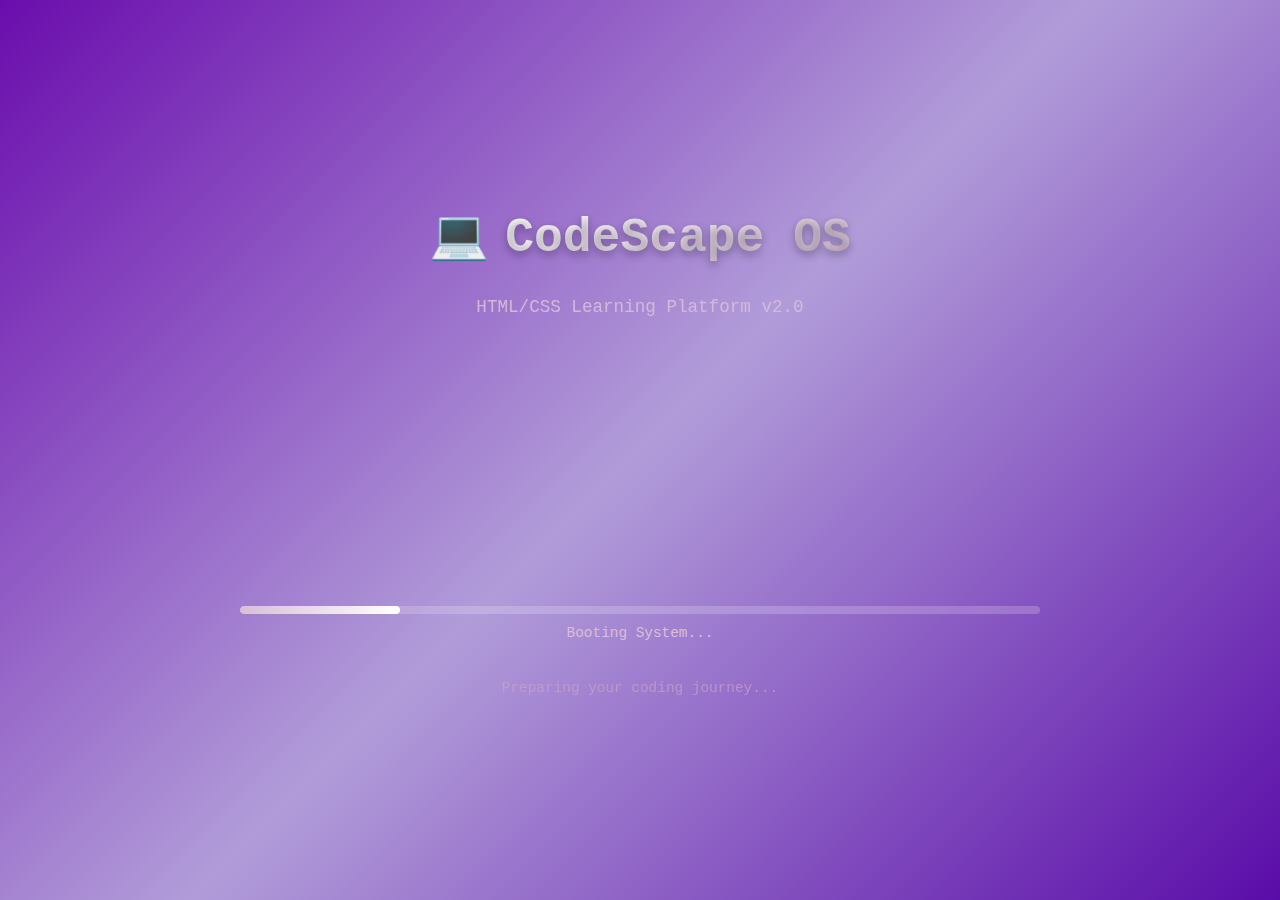
<file: home.html>
<!DOCTYPE html>
<html lang="en">
<head>
    <meta charset="UTF-8">
    <meta name="viewport" content="width=device-width, initial-scale=1.0">
    <title>CodeScape Learning Platform</title>
    <link rel="stylesheet" href="styles.css">
</head>
<body>
    <div class="container">
        <!-- Dark Mode Toggle -->
        <div class="theme-toggle">
            <button id="themeToggle" class="theme-btn" aria-label="Toggle dark mode">
                <span class="theme-icon">🌙</span>
                <span class="theme-text">Dark Mode</span>
            </button>
        </div>

        <header class="main-header">
            <div class="header-content">
                <h1>CodeScape Learning Platform</h1>
                <p class="tagline">Master HTML & CSS with interactive lessons and practice</p>
            </div>
        </header>
        
        <main class="home-main">
            <section class="welcome-section">
                <div class="welcome-content">
                    <h2>Welcome to Your Learning Journey</h2>
                    <p class="welcome-text">Choose a learning path to get started:</p>
                </div>
            </section>
            
            <div class="learning-options">
                <div class="option-card html-card">
                    <div class="card-icon">📄</div>
                    <h3>HTML Lessons</h3>
                    <p>Learn the building blocks of web pages with detailed HTML tutorials</p>
                    <a href="html-lessons.html" class="btn btn-primary">Start Learning</a>
                </div>
                
                <div class="option-card css-card">
                    <div class="card-icon">🎨</div>
                    <h3>CSS Lessons</h3>
                    <p>Master styling and layout with comprehensive CSS tutorials</p>
                    <a href="css-lessons.html" class="btn btn-primary">Start Learning</a>
                </div>
                
                <div class="option-card practice-card">
                    <div class="card-icon">💻</div>
                    <h3>Practice Area</h3>
                    <p>Test your skills with our interactive coding playground</p>
                    <a href="practice.html" class="btn btn-primary">Start Practicing</a>
                </div>
            </div>
        </main>
        
        <footer class="main-footer">
            <p>CodeScape Learning Platform &copy; 2023</p>
        </footer>
    </div>
    
    <script>
        // Dark mode functionality
        document.addEventListener('DOMContentLoaded', function() {
            const themeToggle = document.getElementById('themeToggle');
            const themeIcon = themeToggle.querySelector('.theme-icon');
            const themeText = themeToggle.querySelector('.theme-text');
            
            // Check for saved theme or prefer-color-scheme
            const savedTheme = localStorage.getItem('theme') || 
                              (window.matchMedia('(prefers-color-scheme: dark)').matches ? 'dark' : 'light');
            
            // Apply the saved theme
            document.body.classList.toggle('dark-mode', savedTheme === 'dark');
            updateThemeButton(savedTheme);
            
            // Toggle theme on button click
            themeToggle.addEventListener('click', function() {
                const isDark = document.body.classList.toggle('dark-mode');
                localStorage.setItem('theme', isDark ? 'dark' : 'light');
                updateThemeButton(isDark ? 'dark' : 'light');
            });
            
            function updateThemeButton(theme) {
                if (theme === 'dark') {
                    themeIcon.textContent = '☀️';
                    themeText.textContent = 'Light Mode';
                } else {
                    themeIcon.textContent = '🌙';
                    themeText.textContent = 'Dark Mode';
                }
            }
            
            // Check if boot sequence has been completed
            if (!localStorage.getItem('bootCompleted')) {
                window.location.href = 'index.html';
            }
        });
    </script>
</body>
</html>
</file>
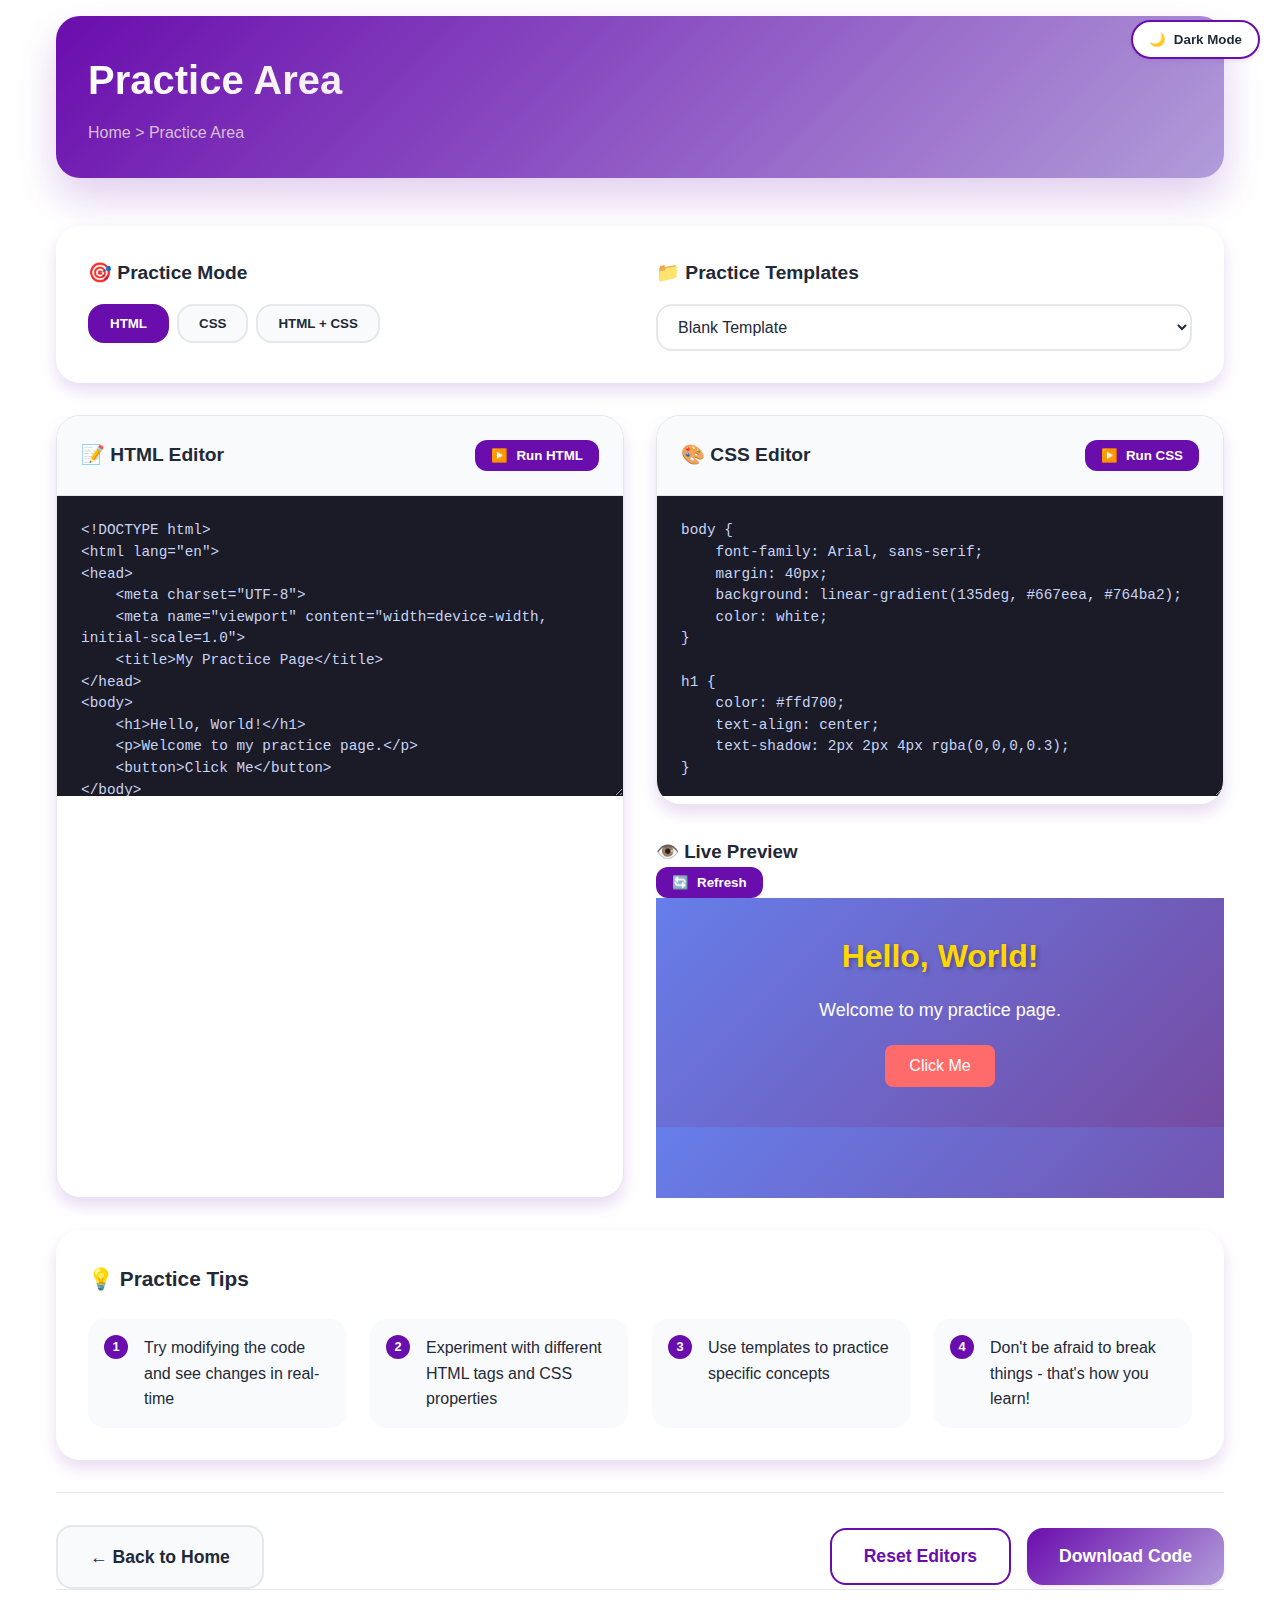
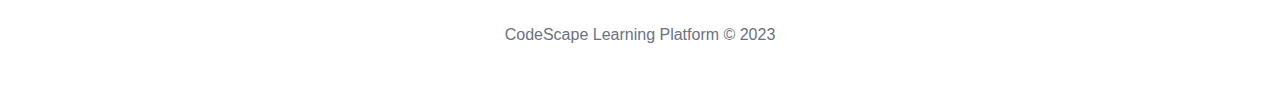
<file: practice.html>
<!DOCTYPE html>
<html lang="en">
<head>
    <meta charset="UTF-8">
    <meta name="viewport" content="width=device-width, initial-scale=1.0">
    <title>Practice Area | CodeScape</title>
    <link rel="stylesheet" href="styles.css">
</head>
<body>
    <div class="container">
        <!-- Dark Mode Toggle -->
        <div class="theme-toggle">
            <button id="themeToggle" class="theme-btn" aria-label="Toggle dark mode">
                <span class="theme-icon">🌙</span>
                <span class="theme-text">Dark Mode</span>
            </button>
        </div>

        <header class="practice-header">
            <div class="header-main">
                <h1>Practice Area</h1>
                <nav class="breadcrumb">
                    <a href="home.html">Home</a> > <span>Practice Area</span>
                </nav>
            </div>
        </header>
        
        <main class="practice-main">
            <!-- Practice Controls -->
            <div class="practice-controls">
                <div class="control-group">
                    <h3>🎯 Practice Mode</h3>
                    <div class="mode-selector">
                        <button class="mode-btn active" data-mode="html">HTML</button>
                        <button class="mode-btn" data-mode="css">CSS</button>
                        <button class="mode-btn" data-mode="both">HTML + CSS</button>
                    </div>
                </div>
                
                <div class="control-group">
                    <h3>📁 Practice Templates</h3>
                    <select class="template-select" id="templateSelect">
                        <option value="blank">Blank Template</option>
                        <option value="html-basics">HTML Basics</option>
                        <option value="css-basics">CSS Basics</option>
                        <option value="layout">Layout Challenge</option>
                        <option value="responsive">Responsive Design</option>
                    </select>
                </div>
            </div>

            <!-- Editor Layout -->
            <div class="editor-layout">
                <!-- HTML Editor -->
                <div class="editor-panel html-editor">
                    <div class="editor-header">
                        <h3>📝 HTML Editor</h3>
                        <button class="run-btn" id="runHtml">
                            <span class="run-icon">▶️</span>
                            Run HTML
                        </button>
                    </div>
                    <textarea class="code-editor" id="htmlCode" spellcheck="false">&lt;!DOCTYPE html&gt;
&lt;html lang="en"&gt;
&lt;head&gt;
    &lt;meta charset="UTF-8"&gt;
    &lt;meta name="viewport" content="width=device-width, initial-scale=1.0"&gt;
    &lt;title&gt;My Practice Page&lt;/title&gt;
&lt;/head&gt;
&lt;body&gt;
    &lt;h1&gt;Hello, World!&lt;/h1&gt;
    &lt;p&gt;Welcome to my practice page.&lt;/p&gt;
    &lt;button&gt;Click Me&lt;/button&gt;
&lt;/body&gt;
&lt;/html&gt;</textarea>
                </div>

                <!-- CSS Editor -->
                <div class="editor-panel css-editor">
                    <div class="editor-header">
                        <h3>🎨 CSS Editor</h3>
                        <button class="run-btn" id="runCss">
                            <span class="run-icon">▶️</span>
                            Run CSS
                        </button>
                    </div>
                    <textarea class="code-editor" id="cssCode" spellcheck="false">body {
    font-family: Arial, sans-serif;
    margin: 40px;
    background: linear-gradient(135deg, #667eea, #764ba2);
    color: white;
}

h1 {
    color: #ffd700;
    text-align: center;
    text-shadow: 2px 2px 4px rgba(0,0,0,0.3);
}

p {
    font-size: 18px;
    line-height: 1.6;
    text-align: center;
}

button {
    background: #ff6b6b;
    color: white;
    border: none;
    padding: 12px 24px;
    border-radius: 8px;
    font-size: 16px;
    cursor: pointer;
    display: block;
    margin: 20px auto;
}

button:hover {
    background: #ff5252;
    transform: translateY(-2px);
    box-shadow: 0 4px 12px rgba(255, 107, 107, 0.4);
}</textarea>
                </div>

                <!-- Preview Panel -->
                <div class="preview-panel">
                    <div class="preview-header">
                        <h3>👁️ Live Preview</h3>
                        <button class="refresh-btn" id="refreshPreview">
                            <span class="refresh-icon">🔄</span>
                            Refresh
                        </button>
                    </div>
                    <div class="preview-container">
                        <iframe id="previewFrame" class="preview-frame"></iframe>
                    </div>
                </div>
            </div>

            <!-- Practice Tips -->
            <div class="practice-tips">
                <h3>💡 Practice Tips</h3>
                <div class="tips-grid">
                    <div class="tip-item">
                        <span class="tip-number">1</span>
                        <p>Try modifying the code and see changes in real-time</p>
                    </div>
                    <div class="tip-item">
                        <span class="tip-number">2</span>
                        <p>Experiment with different HTML tags and CSS properties</p>
                    </div>
                    <div class="tip-item">
                        <span class="tip-number">3</span>
                        <p>Use templates to practice specific concepts</p>
                    </div>
                    <div class="tip-item">
                        <span class="tip-number">4</span>
                        <p>Don't be afraid to break things - that's how you learn!</p>
                    </div>
                </div>
            </div>

            <div class="practice-navigation">
                <a href="home.html" class="btn btn-secondary">← Back to Home</a>
                <div class="nav-actions">
                    <button class="btn btn-outline" id="resetEditors">Reset Editors</button>
                    <button class="btn btn-primary" id="downloadCode">Download Code</button>
                </div>
            </div>
        </main>
        
        <footer class="main-footer">
            <p>CodeScape Learning Platform &copy; 2023</p>
        </footer>
    </div>
    
    <script>
        // Practice area functionality
        document.addEventListener('DOMContentLoaded', function() {
            // Dark mode functionality
            const themeToggle = document.getElementById('themeToggle');
            const themeIcon = themeToggle.querySelector('.theme-icon');
            const themeText = themeToggle.querySelector('.theme-text');
            
            const savedTheme = localStorage.getItem('theme') || 'light';
            document.body.classList.toggle('dark-mode', savedTheme === 'dark');
            updateThemeButton(savedTheme);
            
            themeToggle.addEventListener('click', function() {
                const isDark = document.body.classList.toggle('dark-mode');
                localStorage.setItem('theme', isDark ? 'dark' : 'light');
                updateThemeButton(isDark ? 'dark' : 'light');
            });
            
            function updateThemeButton(theme) {
                if (theme === 'dark') {
                    themeIcon.textContent = '☀️';
                    themeText.textContent = 'Light Mode';
                } else {
                    themeIcon.textContent = '🌙';
                    themeText.textContent = 'Dark Mode';
                }
            }

            // Practice area code
            const htmlCode = document.getElementById('htmlCode');
            const cssCode = document.getElementById('cssCode');
            const previewFrame = document.getElementById('previewFrame');
            const runHtmlBtn = document.getElementById('runHtml');
            const runCssBtn = document.getElementById('runCss');
            const refreshBtn = document.getElementById('refreshPreview');
            const modeButtons = document.querySelectorAll('.mode-btn');
            const templateSelect = document.getElementById('templateSelect');
            const resetBtn = document.getElementById('resetEditors');
            const downloadBtn = document.getElementById('downloadCode');

            // Update preview function
            function updatePreview() {
                const html = htmlCode.value;
                const css = cssCode.value;
                
                const previewDoc = previewFrame.contentDocument || previewFrame.contentWindow.document;
                previewDoc.open();
                previewDoc.write(`
                    <!DOCTYPE html>
                    <html>
                    <head>
                        <style>${css}</style>
                    </head>
                    <body>
                        ${html}
                    </body>
                    </html>
                `);
                previewDoc.close();
            }

            // Event listeners
            runHtmlBtn.addEventListener('click', updatePreview);
            runCssBtn.addEventListener('click', updatePreview);
            refreshBtn.addEventListener('click', updatePreview);

            // Mode buttons
            modeButtons.forEach(button => {
                button.addEventListener('click', function() {
                    modeButtons.forEach(btn => btn.classList.remove('active'));
                    this.classList.add('active');
                    
                    const mode = this.dataset.mode;
                    if (mode === 'html') {
                        document.querySelector('.css-editor').style.display = 'none';
                    } else {
                        document.querySelector('.css-editor').style.display = 'block';
                    }
                });
            });

            // Template selection
            templateSelect.addEventListener('change', function() {
                const template = this.value;
                // Template loading logic would go here
                updatePreview();
            });

            // Reset editors
            resetBtn.addEventListener('click', function() {
                if (confirm('Are you sure you want to reset all editors?')) {
                    htmlCode.value = `<!DOCTYPE html>
<html lang="en">
<head>
    <meta charset="UTF-8">
    <meta name="viewport" content="width=device-width, initial-scale=1.0">
    <title>My Practice Page</title>
</head>
<body>
    
</body>
</html>`;
                    cssCode.value = `body {
    font-family: Arial, sans-serif;
    margin: 20px;
}`;
                    updatePreview();
                }
            });

            // Download code
            downloadBtn.addEventListener('click', function() {
                const htmlContent = htmlCode.value;
                const cssContent = cssCode.value;
                
                const fullCode = `<!DOCTYPE html>
<html lang="en">
<head>
    <meta charset="UTF-8">
    <meta name="viewport" content="width=device-width, initial-scale=1.0">
    <title>My Code</title>
    <style>${cssContent}</style>
</head>
<body>
${htmlContent.replace(/^.*<body[^>]*>|<\/body>.*$/gms, '').trim()}
</body>
</html>`;

                const blob = new Blob([fullCode], { type: 'text/html' });
                const url = URL.createObjectURL(blob);
                const a = document.createElement('a');
                a.href = url;
                a.download = 'my-practice-code.html';
                document.body.appendChild(a);
                a.click();
                document.body.removeChild(a);
                URL.revokeObjectURL(url);
            });

            // Initialize preview
            updatePreview();
        });
    </script>
</body>
</html>
</file>
<file: styles.css>
/* ===== GLOBAL STYLES ===== */
* {
    margin: 0;
    padding: 0;
    box-sizing: border-box;
}

:root {
    /* Royal Purple & Lilac Color Palette */
    --royal-purple: #6a0dad;
    --royal-purple-dark: #5a0ca8;
    --royal-purple-light: #7b1be4;
    --lilac: #c8a2c8;
    --lilac-light: #d8bfd8;
    --lilac-dark: #b19cd9;
    
    /* Supporting Colors */
    --accent-teal: #2dd4bf;
    --accent-gold: #fbbf24;
    --accent-coral: #fb7185;
    
    /* Neutral Colors */
    --text-dark: #1f2937;
    --text-light: #6b7280;
    --bg-white: #ffffff;
    --bg-gray: #f8fafc;
    --border-light: #e5e7eb;
    --card-bg: #ffffff;
    
    /* Code Editor */
    --code-bg: #1a1b26;
    
    /* Spacing */
    --space-xs: 0.25rem;
    --space-sm: 0.5rem;
    --space-md: 1rem;
    --space-lg: 1.5rem;
    --space-xl: 2rem;
    --space-xxl: 3rem;
    
    /* Border Radius */
    --radius-sm: 6px;
    --radius-md: 12px;
    --radius-lg: 16px;
    --radius-xl: 24px;
    
    /* Shadows */
    --shadow-sm: 0 2px 4px rgba(106, 13, 173, 0.1);
    --shadow-md: 0 8px 16px rgba(106, 13, 173, 0.15);
    --shadow-lg: 0 20px 40px rgba(106, 13, 173, 0.2);
}

/* ===== DARK MODE ===== */
.dark-mode {
    --bg-white: #0f0f23;
    --bg-gray: #1a1a2e;
    --card-bg: #16213e;
    --text-dark: #e2e8f0;
    --text-light: #94a3b8;
    --border-light: #2d3748;
    
    --royal-purple: #8b5cf6;
    --royal-purple-dark: #7c3aed;
    --royal-purple-light: #a78bfa;
    --lilac: #c4b5fd;
    --lilac-light: #ddd6fe;
    --lilac-dark: #a5b4fc;
}

body {
    font-family: 'Inter', 'Segoe UI', Tahoma, Geneva, Verdana, sans-serif;
    background: var(--bg-white);
    color: var(--text-dark);
    line-height: 1.6;
    min-height: 100vh;
    transition: background-color 0.3s ease, color 0.3s ease;
}

.container {
    max-width: 1200px;
    margin: 0 auto;
    padding: var(--space-md);
    min-height: 100vh;
    display: flex;
    flex-direction: column;
}

/* ===== THEME TOGGLE ===== */
.theme-toggle {
    position: fixed;
    top: 20px;
    right: 20px;
    z-index: 1000;
}

.theme-btn {
    background: var(--card-bg);
    border: 2px solid var(--royal-purple);
    color: var(--text-dark);
    padding: 10px 16px;
    border-radius: 25px;
    cursor: pointer;
    display: flex;
    align-items: center;
    gap: 8px;
    font-weight: 600;
    transition: all 0.3s ease;
    box-shadow: var(--shadow-sm);
}

.theme-btn:hover {
    transform: translateY(-2px);
    box-shadow: var(--shadow-md);
    background: var(--royal-purple);
    color: white;
}

/* ===== BOOT SEQUENCE ===== */
.boot-screen {
    background: linear-gradient(135deg, var(--royal-purple) 0%, var(--lilac-dark) 50%, var(--royal-purple-dark) 100%);
    color: white;
    font-family: 'JetBrains Mono', 'Courier New', monospace;
    height: 100vh;
    display: flex;
    justify-content: center;
    align-items: center;
    overflow: hidden;
}

.boot-container {
    width: 90%;
    max-width: 800px;
    text-align: center;
}

.boot-header {
    margin-bottom: var(--space-xxl);
}

.boot-logo {
    display: flex;
    align-items: center;
    justify-content: center;
    gap: var(--space-md);
    margin-bottom: var(--space-md);
}

.logo-icon {
    font-size: 3rem;
    animation: pulse 2s infinite;
}

@keyframes pulse {
    0%, 100% { transform: scale(1); }
    50% { transform: scale(1.1); }
}

.boot-header h1 {
    font-size: 3rem;
    font-weight: 700;
    margin: 0;
    text-shadow: 0 4px 8px rgba(0, 0, 0, 0.3);
    background: linear-gradient(135deg, white, var(--lilac-light));
    -webkit-background-clip: text;
    -webkit-text-fill-color: transparent;
    background-clip: text;
}

.boot-version {
    font-size: 1.1rem;
    opacity: 0.9;
    color: var(--lilac-light);
}

.boot-content {
    margin-bottom: var(--space-xl);
    min-height: 150px;
}

.boot-line {
    margin-bottom: var(--space-md);
    opacity: 0;
    transform: translateY(20px);
    transition: all 0.8s ease;
    font-size: 1.1rem;
    color: var(--lilac-light);
}

.boot-line.visible {
    opacity: 1;
    transform: translateY(0);
}

.boot-progress {
    margin: var(--space-xl) 0;
}

.progress-bar {
    width: 100%;
    height: 8px;
    background: rgba(255, 255, 255, 0.2);
    border-radius: 10px;
    overflow: hidden;
    margin-bottom: var(--space-sm);
}

.progress-fill {
    height: 100%;
    width: 0;
    background: linear-gradient(90deg, var(--lilac-light), white);
    border-radius: 10px;
    transition: width 6s ease-in-out;
    box-shadow: 0 0 20px rgba(200, 162, 200, 0.5);
}

.progress-text {
    font-size: 0.9rem;
    color: var(--lilac-light);
    font-weight: 500;
}

.boot-footer {
    margin-top: var(--space-xl);
    opacity: 0.7;
    font-size: 0.9rem;
    color: var(--lilac);
}

/* ===== HOME PAGE ===== */
.main-header {
    text-align: center;
    padding: var(--space-xxl) var(--space-xl);
    background: linear-gradient(135deg, var(--royal-purple), var(--lilac-dark));
    border-radius: var(--radius-xl);
    margin-bottom: var(--space-xxl);
    box-shadow: var(--shadow-lg);
    color: white;
}

.header-content h1 {
    font-size: 3rem;
    font-weight: 800;
    margin-bottom: var(--space-md);
    background: linear-gradient(135deg, white, var(--lilac-light));
    -webkit-background-clip: text;
    -webkit-text-fill-color: transparent;
    background-clip: text;
}

.tagline {
    font-size: 1.3rem;
    opacity: 0.9;
    color: var(--lilac-light);
    font-weight: 500;
}

.home-main {
    flex: 1;
    display: flex;
    flex-direction: column;
    justify-content: center;
}

.welcome-section {
    text-align: center;
    margin-bottom: var(--space-xxl);
}

.welcome-content h2 {
    font-size: 2.5rem;
    font-weight: 700;
    margin-bottom: var(--space-md);
    color: var(--royal-purple);
    background: linear-gradient(135deg, var(--royal-purple), var(--lilac-dark));
    -webkit-background-clip: text;
    -webkit-text-fill-color: transparent;
    background-clip: text;
}

.welcome-text {
    font-size: 1.2rem;
    color: var(--text-light);
    max-width: 600px;
    margin: 0 auto;
}

.learning-options {
    display: grid;
    grid-template-columns: repeat(auto-fit, minmax(350px, 1fr));
    gap: var(--space-xl);
    margin-bottom: var(--space-xxl);
}

.option-card {
    background: var(--card-bg);
    border-radius: var(--radius-xl);
    padding: var(--space-xxl);
    text-align: center;
    box-shadow: var(--shadow-md);
    transition: all 0.3s ease;
    border: 2px solid transparent;
    position: relative;
    overflow: hidden;
}

.option-card::before {
    content: '';
    position: absolute;
    top: 0;
    left: 0;
    right: 0;
    height: 4px;
    background: linear-gradient(90deg, var(--royal-purple), var(--lilac));
}

.option-card:hover {
    transform: translateY(-8px);
    box-shadow: var(--shadow-lg);
    border-color: var(--lilac);
}

.html-card::before {
    background: linear-gradient(90deg, var(--royal-purple), var(--accent-teal));
}

.css-card::before {
    background: linear-gradient(90deg, var(--lilac-dark), var(--accent-coral));
}

.practice-card::before {
    background: linear-gradient(90deg, var(--accent-gold), var(--royal-purple-light));
}

.card-icon {
    font-size: 4rem;
    margin-bottom: var(--space-lg);
    display: block;
}

.option-card h3 {
    font-size: 1.8rem;
    font-weight: 700;
    margin-bottom: var(--space-md);
    color: var(--text-dark);
}

.option-card p {
    color: var(--text-light);
    margin-bottom: var(--space-xl);
    font-size: 1.1rem;
    line-height: 1.6;
}

/* ===== BUTTONS ===== */
.btn {
    display: inline-block;
    padding: var(--space-md) var(--space-xl);
    border-radius: var(--radius-lg);
    text-decoration: none;
    font-weight: 600;
    font-size: 1.1rem;
    transition: all 0.3s ease;
    border: none;
    cursor: pointer;
    text-align: center;
    position: relative;
    overflow: hidden;
}

.btn-primary {
    background: linear-gradient(135deg, var(--royal-purple), var(--lilac-dark));
    color: white;
    box-shadow: var(--shadow-sm);
}

.btn-primary:hover {
    transform: translateY(-2px);
    box-shadow: var(--shadow-md);
    background: linear-gradient(135deg, var(--royal-purple-dark), var(--lilac));
}

.btn-secondary {
    background: var(--bg-gray);
    color: var(--text-dark);
    border: 2px solid var(--border-light);
}

.btn-secondary:hover {
    background: var(--border-light);
    transform: translateY(-2px);
}

.btn-outline {
    background: transparent;
    border: 2px solid var(--royal-purple);
    color: var(--royal-purple);
}

.btn-outline:hover {
    background: var(--royal-purple);
    color: white;
}

/* ===== LESSON PAGES ===== */
.lesson-header, .practice-header {
    background: linear-gradient(135deg, var(--royal-purple), var(--lilac-dark));
    border-radius: var(--radius-xl);
    margin-bottom: var(--space-xxl);
    box-shadow: var(--shadow-lg);
    color: white;
    padding: var(--space-xl);
}

.lesson-header .header-main h1,
.practice-header .header-main h1 {
    font-size: 2.5rem;
    font-weight: 800;
    margin-bottom: var(--space-sm);
    background: linear-gradient(135deg, white, var(--lilac-light));
    -webkit-background-clip: text;
    -webkit-text-fill-color: transparent;
    background-clip: text;
}

.breadcrumb {
    color: var(--lilac-light);
    font-size: 1rem;
}

.breadcrumb a {
    color: var(--lilac-light);
    text-decoration: none;
}

.breadcrumb a:hover {
    text-decoration: underline;
}

.lessons-main {
    display: flex;
    gap: var(--space-xl);
    flex: 1;
}

/* Sidebar */
.lesson-sidebar {
    width: 300px;
    background: var(--card-bg);
    border-radius: var(--radius-xl);
    padding: var(--space-xl);
    box-shadow: var(--shadow-md);
    border: 1px solid var(--border-light);
    height: fit-content;
    position: sticky;
    top: 20px;
}

.sidebar-header h3 {
    color: var(--text-dark);
    margin-bottom: var(--space-lg);
    padding-bottom: var(--space-md);
    border-bottom: 2px solid var(--royal-purple);
    font-size: 1.3rem;
}

.lesson-nav ul {
    list-style: none;
}

.lesson-nav li {
    margin-bottom: var(--space-sm);
}

.nav-link {
    display: block;
    padding: var(--space-md);
    color: var(--text-dark);
    text-decoration: none;
    border-radius: var(--radius-md);
    transition: all 0.3s ease;
    border-left: 3px solid transparent;
    font-weight: 500;
}

.nav-link:hover {
    background: var(--bg-gray);
    border-left-color: var(--lilac);
    transform: translateX(5px);
}

.nav-link.active {
    background: linear-gradient(135deg, var(--royal-purple), var(--lilac-dark));
    color: white;
    border-left-color: var(--accent-teal);
}

/* Lesson Content */
.lesson-content {
    flex: 1;
}

.lesson-section {
    display: none;
}

.lesson-section.active {
    display: block;
}

.section-hero {
    text-align: center;
    margin-bottom: var(--space-xxl);
    padding: var(--space-xl);
    background: linear-gradient(135deg, var(--royal-purple), var(--lilac-dark));
    border-radius: var(--radius-xl);
    color: white;
}

.section-hero h2 {
    font-size: 2.2rem;
    font-weight: 700;
    margin-bottom: var(--space-sm);
}

.hero-subtitle {
    font-size: 1.2rem;
    opacity: 0.9;
    color: var(--lilac-light);
}

.content-card {
    background: var(--card-bg);
    border-radius: var(--radius-xl);
    padding: var(--space-xl);
    margin-bottom: var(--space-xl);
    box-shadow: var(--shadow-md);
    border: 1px solid var(--border-light);
}

.content-card h3 {
    color: var(--text-dark);
    margin-bottom: var(--space-lg);
    font-size: 1.5rem;
}

.content-card.highlight {
    border-left: 4px solid var(--accent-teal);
}

/* Analogies & Benefits */
.analogy-card {
    background: var(--bg-gray);
    padding: var(--space-xl);
    border-radius: var(--radius-lg);
    margin: var(--space-lg) 0;
}

.analogy-grid {
    display: grid;
    grid-template-columns: repeat(auto-fit, minmax(200px, 1fr));
    gap: var(--space-lg);
}

.analogy-item {
    text-align: center;
    padding: var(--space-lg);
}

.analogy-icon {
    font-size: 2.5rem;
    margin-bottom: var(--space-md);
    display: block;
}

.benefits-grid {
    display: grid;
    grid-template-columns: repeat(auto-fit, minmax(250px, 1fr));
    gap: var(--space-lg);
}

.benefit-item {
    display: flex;
    align-items: flex-start;
    gap: var(--space-md);
    padding: var(--space-md);
    background: var(--bg-gray);
    border-radius: var(--radius-lg);
}

.benefit-icon {
    font-size: 1.5rem;
    flex-shrink: 0;
}

/* Demo Comparisons */
.demo-comparison {
    display: grid;
    grid-template-columns: 1fr 1fr;
    gap: var(--space-lg);
    margin: var(--space-lg) 0;
}

.demo-side h4 {
    color: var(--text-dark);
    margin-bottom: var(--space-md);
}

.browser-preview {
    background: white;
    padding: var(--space-lg);
    border-radius: var(--radius-lg);
    border: 1px solid var(--border-light);
    min-height: 150px;
    display: flex;
    flex-direction: column;
    justify-content: center;
}

/* Structure Visual */
.structure-visual {
    display: grid;
    gap: var(--space-md);
    margin: var(--space-lg) 0;
}

.structure-item {
    background: var(--bg-gray);
    padding: var(--space-lg);
    border-radius: var(--radius-lg);
    border-left: 4px solid var(--accent-teal);
}

.structure-item.essential {
    border-left-color: var(--accent-teal);
}

.structure-item.important {
    border-left-color: var(--accent-gold);
}

.structure-item code {
    font-family: 'Courier New', monospace;
    background: var(--code-bg);
    color: white;
    padding: var(--space-xs) var(--space-sm);
    border-radius: var(--radius-sm);
    font-weight: bold;
}

/* Element Anatomy */
.element-anatomy {
    display: flex;
    align-items: center;
    justify-content: center;
    gap: var(--space-md);
    flex-wrap: wrap;
    margin: var(--space-lg) 0;
}

.anatomy-part {
    padding: var(--space-md) var(--space-lg);
    border-radius: var(--radius-md);
    font-family: 'Courier New', monospace;
    font-weight: bold;
    color: white;
}

.opening-tag { background: var(--accent-teal); }
.content { background: var(--royal-purple); }
.closing-tag { background: var(--accent-coral); }
.anatomy-result { 
    background: var(--code-bg); 
    color: white;
    padding: var(--space-md);
    border-radius: var(--radius-md);
}

.anatomy-connector {
    font-size: 1.5rem;
    color: var(--text-light);
    font-weight: bold;
}

/* Element Demos */
.element-demos {
    display: grid;
    gap: var(--space-lg);
}

.element-demo {
    background: var(--bg-gray);
    padding: var(--space-lg);
    border-radius: var(--radius-lg);
    display: grid;
    grid-template-columns: 1fr 1fr;
    gap: var(--space-md);
    align-items: center;
}

.demo-code {
    font-family: 'Courier New', monospace;
    background: var(--code-bg);
    color: white;
    padding: var(--space-md);
    border-radius: var(--radius-md);
}

.demo-preview {
    background: white;
    padding: var(--space-md);
    border-radius: var(--radius-md);
    border: 1px solid var(--border-light);
    text-align: center;
}

.demo-desc {
    grid-column: 1 / -1;
    text-align: center;
    color: var(--text-light);
    font-size: 0.9rem;
    margin-top: var(--space-sm);
}

/* Empty Elements */
.empty-elements {
    display: grid;
    grid-template-columns: repeat(auto-fit, minmax(120px, 1fr));
    gap: var(--space-md);
    margin: var(--space-lg) 0;
}

.empty-element {
    background: white;
    padding: var(--space-lg);
    border-radius: var(--radius-lg);
    text-align: center;
    border: 2px solid var(--border-light);
    transition: transform 0.3s ease;
}

.empty-element:hover {
    transform: scale(1.05);
    border-color: var(--accent-teal);
}

.empty-element code {
    font-family: 'Courier New', monospace;
    font-size: 1.1rem;
    font-weight: bold;
    color: var(--royal-purple);
}

.empty-element span {
    display: block;
    margin-top: var(--space-sm);
    color: var(--text-light);
    font-size: 0.9rem;
}

/* Method Cards */
.method-cards {
    display: grid;
    grid-template-columns: repeat(auto-fit, minmax(300px, 1fr));
    gap: var(--space-lg);
    margin-top: var(--space-lg);
}

.method-card {
    background: var(--bg-gray);
    padding: var(--space-xl);
    border-radius: var(--radius-lg);
    border: 1px solid var(--border-light);
}

.method-header {
    display: flex;
    align-items: center;
    gap: var(--space-md);
    margin-bottom: var(--space-md);
}

.method-number {
    background: var(--royal-purple);
    color: white;
    width: 30px;
    height: 30px;
    border-radius: 50%;
    display: flex;
    align-items: center;
    justify-content: center;
    font-weight: bold;
}

.method-badge {
    padding: 4px 8px;
    border-radius: 12px;
    font-size: 0.8rem;
    font-weight: 600;
}

.method-badge.recommended {
    background: var(--accent-teal);
    color: white;
}

.method-badge.limited {
    background: var(--accent-coral);
    color: white;
}

/* Syntax Breakdown */
.syntax-breakdown {
    display: flex;
    align-items: center;
    justify-content: center;
    gap: var(--space-md);
    flex-wrap: wrap;
    margin: var(--space-lg) 0;
}

.syntax-part {
    text-align: center;
}

.syntax-label {
    font-weight: 600;
    color: var(--text-light);
    margin-bottom: var(--space-xs);
}

.syntax-code {
    background: var(--royal-purple);
    color: white;
    padding: var(--space-md);
    border-radius: var(--radius-md);
    font-family: 'Courier New', monospace;
    font-weight: bold;
}

.syntax-connector {
    font-size: 1.5rem;
    color: var(--text-light);
    font-weight: bold;
}

/* Tip Cards */
.tip-card {
    background: linear-gradient(135deg, var(--accent-gold), #f59e0b);
    padding: var(--space-xl);
    border-radius: var(--radius-xl);
    display: flex;
    align-items: flex-start;
    gap: var(--space-lg);
    color: white;
    margin: var(--space-xl) 0;
}

.tip-card.warning {
    background: linear-gradient(135deg, var(--accent-coral), #e11d48);
}

.tip-icon {
    font-size: 2rem;
    flex-shrink: 0;
}

.tip-content h4 {
    margin-bottom: var(--space-sm);
    color: white;
}

/* Practice Exercises */
.practice-exercise {
    background: linear-gradient(135deg, var(--accent-teal), var(--royal-purple));
    padding: var(--space-xl);
    border-radius: var(--radius-xl);
    margin: var(--space-xl) 0;
    color: white;
}

.practice-exercise h3 {
    margin-bottom: var(--space-lg);
    color: white;
}

.practice-exercise details {
    margin-top: var(--space-lg);
}

.practice-exercise summary {
    cursor: pointer;
    font-weight: bold;
    padding: var(--space-sm);
    background: rgba(255, 255, 255, 0.2);
    border-radius: var(--radius-md);
}

/* Code Examples */
.code-example {
    background: var(--code-bg);
    border-radius: var(--radius-lg);
    overflow: hidden;
    margin: var(--space-md) 0;
}

.code-example pre {
    margin: 0;
    padding: var(--space-lg);
    overflow-x: auto;
}

.code-example code {
    font-family: 'Fira Code', 'Courier New', monospace;
    font-size: 0.9rem;
    line-height: 1.5;
    color: #c8d3f5;
}

/* Lesson Navigation */
.lesson-navigation {
    display: flex;
    justify-content: space-between;
    align-items: center;
    margin-top: var(--space-xxl);
    padding-top: var(--space-xl);
    border-top: 1px solid var(--border-light);
}

/* ===== PRACTICE AREA ===== */
.practice-controls {
    background: var(--card-bg);
    padding: var(--space-xl);
    border-radius: var(--radius-xl);
    margin-bottom: var(--space-xl);
    box-shadow: var(--shadow-md);
    display: grid;
    grid-template-columns: repeat(auto-fit, minmax(300px, 1fr));
    gap: var(--space-xl);
}

.control-group h3 {
    color: var(--text-dark);
    margin-bottom: var(--space-md);
    font-size: 1.2rem;
}

.mode-selector {
    display: flex;
    gap: var(--space-sm);
    flex-wrap: wrap;
}

.mode-btn {
    background: var(--bg-gray);
    border: 2px solid var(--border-light);
    color: var(--text-dark);
    padding: 10px 20px;
    border-radius: var(--radius-lg);
    cursor: pointer;
    font-weight: 600;
    transition: all 0.3s ease;
}

.mode-btn:hover {
    border-color: var(--lilac);
    transform: translateY(-2px);
}

.mode-btn.active {
    background: var(--royal-purple);
    color: white;
    border-color: var(--royal-purple);
}

.template-select {
    width: 100%;
    padding: 12px 16px;
    border: 2px solid var(--border-light);
    border-radius: var(--radius-lg);
    background: var(--bg-white);
    color: var(--text-dark);
    font-size: 1rem;
}

/* Editor Layout */
.editor-layout {
    display: grid;
    grid-template-columns: 1fr 1fr;
    grid-template-rows: auto 1fr;
    gap: var(--space-xl);
    margin-bottom: var(--space-xl);
    min-height: 500px;
}

.html-editor {
    grid-column: 1;
    grid-row: 1 / span 2;
}

.css-editor {
    grid-column: 2;
    grid-row: 1;
}

.preview-panel {
    grid-column: 2;
    grid-row: 2;
}

.editor-panel {
    background: var(--card-bg);
    border-radius: var(--radius-xl);
    overflow: hidden;
    box-shadow: var(--shadow-md);
    border: 1px solid var(--border-light);
}

.editor-header {
    background: var(--bg-gray);
    padding: var(--space-lg);
    display: flex;
    justify-content: space-between;
    align-items: center;
    border-bottom: 1px solid var(--border-light);
}

.editor-header h3 {
    color: var(--text-dark);
    margin: 0;
    font-size: 1.2rem;
}

.run-btn, .refresh-btn {
    background: var(--royal-purple);
    color: white;
    border: none;
    padding: 8px 16px;
    border-radius: var(--radius-md);
    cursor: pointer;
    font-weight: 600;
    display: flex;
    align-items: center;
    gap: 8px;
    transition: all 0.3s ease;
}

.run-btn:hover, .refresh-btn:hover {
    background: var(--royal-purple-dark);
    transform: translateY(-2px);
}

.code-editor {
    width: 100%;
    height: 300px;
    background: var(--code-bg);
    color: #c8d3f5;
    border: none;
    padding: var(--space-lg);
    font-family: 'Fira Code', 'Courier New', monospace;
    font-size: 0.9rem;
    line-height: 1.5;
    resize: vertical;
    outline: none;
}

.preview-container {
    height: 300px;
    background: white;
}

.preview-frame {
    width: 100%;
    height: 100%;
    border: none;
    background: white;
}

/* Practice Tips */
.practice-tips {
    background: var(--card-bg);
    padding: var(--space-xl);
    border-radius: var(--radius-xl);
    margin-bottom: var(--space-xl);
    box-shadow: var(--shadow-md);
}

.practice-tips h3 {
    color: var(--text-dark);
    margin-bottom: var(--space-lg);
    font-size: 1.3rem;
}

.tips-grid {
    display: grid;
    grid-template-columns: repeat(auto-fit, minmax(250px, 1fr));
    gap: var(--space-lg);
}

.tip-item {
    display: flex;
    align-items: flex-start;
    gap: var(--space-md);
    padding: var(--space-md);
    background: var(--bg-gray);
    border-radius: var(--radius-lg);
}

.tip-number {
    background: var(--royal-purple);
    color: white;
    width: 24px;
    height: 24px;
    border-radius: 50%;
    display: flex;
    align-items: center;
    justify-content: center;
    font-size: 0.8rem;
    font-weight: bold;
    flex-shrink: 0;
}

/* Practice Navigation */
.practice-navigation {
    display: flex;
    justify-content: space-between;
    align-items: center;
    padding-top: var(--space-xl);
    border-top: 1px solid var(--border-light);
}

.nav-actions {
    display: flex;
    gap: var(--space-md);
}

/* ===== FOOTER ===== */
.main-footer {
    text-align: center;
    padding: var(--space-xl);
    margin-top: auto;
    color: var(--text-light);
    border-top: 1px solid var(--border-light);
}

/* ===== RESPONSIVE DESIGN ===== */
@media (max-width: 1024px) {
    .editor-layout {
        grid-template-columns: 1fr;
        grid-template-rows: auto auto auto;
    }
    
    .html-editor,
    .css-editor,
    .preview-panel {
        grid-column: 1;
    }
    
    .html-editor { grid-row: 1; }
    .css-editor { grid-row: 2; }
    .preview-panel { grid-row: 3; }
    
    .lessons-main {
        flex-direction: column;
    }
    
    .lesson-sidebar {
        width: 100%;
        position: static;
    }
}

@media (max-width: 768px) {
    .container {
        padding: var(--space-sm);
    }
    
    .header-content h1 {
        font-size: 2.2rem;
    }
    
    .tagline {
        font-size: 1.1rem;
    }
    
    .welcome-content h2 {
        font-size: 2rem;
    }
    
    .learning-options {
        grid-template-columns: 1fr;
        gap: var(--space-lg);
    }
    
    .option-card {
        padding: var(--space-xl);
    }
    
    .boot-header h1 {
        font-size: 2.2rem;
    }
    
    .boot-logo {
        flex-direction: column;
        gap: var(--space-sm);
    }
    
    .lesson-navigation,
    .practice-navigation {
        flex-direction: column;
        gap: var(--space-md);
    }
    
    .nav-actions {
        width: 100%;
        justify-content: space-between;
    }
    
    .theme-toggle {
        position: static;
        margin-bottom: var(--space-lg);
    }
    
    .theme-btn {
        width: 100%;
        justify-content: center;
    }
    
    .demo-comparison {
        grid-template-columns: 1fr;
    }
    
    .element-demo {
        grid-template-columns: 1fr;
    }
}

@media (max-width: 480px) {
    .header-content h1 {
        font-size: 1.8rem;
    }
    
    .welcome-content h2 {
        font-size: 1.6rem;
    }
    
    .option-card {
        padding: var(--space-lg);
    }
    
    .card-icon {
        font-size: 3rem;
    }
    
    .option-card h3 {
        font-size: 1.5rem;
    }
    
    .empty-elements {
        grid-template-columns: repeat(2, 1fr);
    }
    
    .method-cards {
        grid-template-columns: 1fr;
    }
}

/* ===== NEW STYLES FOR COMPLETE LESSONS ===== */

/* Attributes Grid */
.attributes-grid {
    display: grid;
    grid-template-columns: repeat(auto-fit, minmax(200px, 1fr));
    gap: var(--space-md);
    margin: var(--space-lg) 0;
}

.attribute-item {
    background: var(--bg-gray);
    padding: var(--space-lg);
    border-radius: var(--radius-lg);
    border-left: 4px solid var(--accent-teal);
}

.attribute-item code {
    background: var(--code-bg);
    color: white;
    padding: var(--space-xs) var(--space-sm);
    border-radius: var(--radius-sm);
    font-weight: bold;
    display: block;
    margin-bottom: var(--space-xs);
}

.attribute-example {
    background: var(--code-bg);
    color: white;
    padding: var(--space-sm);
    border-radius: var(--radius-sm);
    margin-top: var(--space-xs);
    font-family: 'Courier New', monospace;
    font-size: 0.9rem;
}

/* Text Formatting Demo */
.text-formatting-demo {
    display: grid;
    grid-template-columns: repeat(auto-fit, minmax(200px, 1fr));
    gap: var(--space-lg);
}

.format-example {
    background: var(--bg-gray);
    padding: var(--space-lg);
    border-radius: var(--radius-lg);
    text-align: center;
}

.format-code {
    font-family: 'Courier New', monospace;
    background: var(--code-bg);
    color: white;
    padding: var(--space-md);
    border-radius: var(--radius-md);
    margin-bottom: var(--space-md);
}

.format-preview {
    background: white;
    padding: var(--space-md);
    border-radius: var(--radius-md);
    border: 1px solid var(--border-light);
    min-height: 60px;
    display: flex;
    align-items: center;
    justify-content: center;
}

/* Lists Demo */
.lists-demo {
    display: grid;
    gap: var(--space-xl);
}

.list-type {
    background: var(--bg-gray);
    padding: var(--space-lg);
    border-radius: var(--radius-lg);
}

.list-preview {
    background: white;
    padding: var(--space-lg);
    border-radius: var(--radius-md);
    border: 1px solid var(--border-light);
    margin-top: var(--space-md);
}

/* Form Elements Demo */
.form-elements-demo {
    display: grid;
    grid-template-columns: repeat(auto-fit, minmax(300px, 1fr));
    gap: var(--space-lg);
}

.form-element {
    background: var(--bg-gray);
    padding: var(--space-lg);
    border-radius: var(--radius-lg);
}

.form-element h4 {
    margin-bottom: var(--space-md);
    color: var(--text-dark);
}

/* Semantic Elements */
.semantic-elements {
    display: grid;
    grid-template-columns: repeat(auto-fit, minmax(150px, 1fr));
    gap: var(--space-md);
}

.semantic-element {
    background: var(--bg-gray);
    padding: var(--space-lg);
    border-radius: var(--radius-lg);
    text-align: center;
    border: 2px solid transparent;
    transition: all 0.3s ease;
}

.semantic-element:hover {
    border-color: var(--accent-teal);
    transform: translateY(-2px);
}

.semantic-element code {
    background: var(--royal-purple);
    color: white;
    padding: var(--space-xs) var(--space-sm);
    border-radius: var(--radius-sm);
    font-weight: bold;
    display: block;
    margin-bottom: var(--space-sm);
}

/* Lesson Summary */
.lesson-summary {
    background: linear-gradient(135deg, var(--accent-teal), var(--royal-purple));
    padding: var(--space-xl);
    border-radius: var(--radius-xl);
    margin: var(--space-xl) 0;
    color: white;
}

.lesson-summary h3 {
    text-align: center;
    margin-bottom: var(--space-xl);
    color: white;
}

.summary-grid {
    display: grid;
    grid-template-columns: repeat(auto-fit, minmax(200px, 1fr));
    gap: var(--space-lg);
    margin-bottom: var(--space-xl);
}

.summary-item {
    text-align: center;
    padding: var(--space-lg);
    background: rgba(255, 255, 255, 0.1);
    border-radius: var(--radius-lg);
}

.summary-icon {
    font-size: 2.5rem;
    margin-bottom: var(--space-md);
}

.summary-item h4 {
    margin-bottom: var(--space-sm);
    color: white;
}

.next-steps {
    text-align: center;
    padding-top: var(--space-lg);
    border-top: 1px solid rgba(255, 255, 255, 0.3);
}

/* Exercise Preview */
.exercise-preview {
    background: white;
    padding: var(--space-xl);
    border-radius: var(--radius-lg);
    margin: var(--space-lg) 0;
    border: 2px dashed var(--accent-teal);
}

/* Headings Demo */
.headings-demo {
    display: grid;
    gap: var(--space-md);
}

.heading-level {
    display: grid;
    grid-template-columns: 80px 1fr 200px;
    gap: var(--space-md);
    align-items: center;
    padding: var(--space-md);
    background: var(--bg-gray);
    border-radius: var(--radius-md);
}

.heading-level code {
    font-family: 'Courier New', monospace;
    background: var(--code-bg);
    color: white;
    padding: var(--space-sm);
    border-radius: var(--radius-sm);
    text-align: center;
}

.heading-preview {
    padding: var(--space-sm);
    background: white;
    border-radius: var(--radius-sm);
    border: 1px solid var(--border-light);
    text-align: center;
}

.h1-preview { font-size: 2em; font-weight: bold; color: var(--text-dark); }
.h2-preview { font-size: 1.5em; font-weight: bold; color: var(--text-dark); }
.h3-preview { font-size: 1.25em; font-weight: bold; color: var(--text-color); }
.h4-preview { font-size: 1.1em; font-weight: bold; color: var(--text-color); }
.h5-preview { font-size: 1em; font-weight: bold; color: var(--text-light); }
.h6-preview { font-size: 0.9em; font-weight: bold; color: var(--text-light); }

.heading-level span {
    color: var(--text-light);
    font-size: 0.9rem;
}

/* ===== CSS LESSONS SPECIFIC STYLES ===== */

/* Selectors Demo */
.selectors-demo {
    display: grid;
    gap: var(--space-xl);
}

.selector-type {
    background: var(--bg-gray);
    padding: var(--space-lg);
    border-radius: var(--radius-lg);
    border-left: 4px solid var(--accent-teal);
}

/* Combinators Demo */
.combinators-demo {
    display: grid;
    grid-template-columns: repeat(auto-fit, minmax(300px, 1fr));
    gap: var(--space-lg);
}

.combinator-type {
    background: var(--bg-gray);
    padding: var(--space-lg);
    border-radius: var(--radius-lg);
}

/* Color Systems */
.color-systems {
    display: grid;
    grid-template-columns: repeat(auto-fit, minmax(250px, 1fr));
    gap: var(--space-lg);
}

.color-system {
    background: var(--bg-gray);
    padding: var(--space-lg);
    border-radius: var(--radius-lg);
    text-align: center;
}

.color-preview {
    display: flex;
    justify-content: center;
    gap: var(--space-sm);
    margin-top: var(--space-md);
}

.color-swatch {
    width: 40px;
    height: 40px;
    border-radius: var(--radius-sm);
    border: 1px solid var(--border-light);
}

/* Background Demo */
.background-demo {
    display: grid;
    gap: var(--space-lg);
}

.background-property {
    background: var(--bg-gray);
    padding: var(--space-lg);
    border-radius: var(--radius-lg);
}

/* Font Demo */
.font-demo {
    display: grid;
    gap: var(--space-lg);
}

.font-property {
    background: var(--bg-gray);
    padding: var(--space-lg);
    border-radius: var(--radius-lg);
}

/* Text Properties Demo */
.text-properties-demo {
    display: grid;
    grid-template-columns: repeat(auto-fit, minmax(300px, 1fr));
    gap: var(--space-lg);
}

.text-property {
    background: var(--bg-gray);
    padding: var(--space-lg);
    border-radius: var(--radius-lg);
}

/* Box Model Visual */
.box-model-visual {
    display: flex;
    flex-direction: column;
    align-items: center;
    gap: var(--space-lg);
    margin: var(--space-xl) 0;
}

.box-model-layers {
    position: relative;
    width: 300px;
    height: 200px;
}

.box-layer {
    position: absolute;
    display: flex;
    align-items: center;
    justify-content: center;
    border: 2px dashed;
}

.box-layer.margin {
    top: 0;
    left: 0;
    right: 0;
    bottom: 0;
    border-color: #e74c3c;
    background: rgba(231, 76, 60, 0.1);
}

.box-layer.border {
    top: 20px;
    left: 20px;
    right: 20px;
    bottom: 20px;
    border-color: #f39c12;
    background: rgba(243, 156, 18, 0.1);
    border-style: solid;
}

.box-layer.padding {
    top: 40px;
    left: 40px;
    right: 40px;
    bottom: 40px;
    border-color: #3498db;
    background: rgba(52, 152, 219, 0.1);
}

.box-layer.content {
    top: 60px;
    left: 60px;
    right: 60px;
    bottom: 60px;
    border-color: #2ecc71;
    background: rgba(46, 204, 113, 0.1);
    font-weight: bold;
}

.layer-label {
    background: white;
    padding: 4px 8px;
    border-radius: 4px;
    font-size: 0.8rem;
    font-weight: bold;
}

.box-model-explanation {
    display: grid;
    grid-template-columns: repeat(auto-fit, minmax(200px, 1fr));
    gap: var(--space-md);
    text-align: center;
}

/* Box Sizing Demo */
.box-sizing-demo {
    display: grid;
    grid-template-columns: repeat(auto-fit, minmax(300px, 1fr));
    gap: var(--space-lg);
}

.sizing-type {
    background: var(--bg-gray);
    padding: var(--space-lg);
    border-radius: var(--radius-lg);
}

/* Display Types */
.display-types {
    display: grid;
    grid-template-columns: repeat(auto-fit, minmax(250px, 1fr));
    gap: var(--space-lg);
}

.display-type {
    background: var(--bg-gray);
    padding: var(--space-lg);
    border-radius: var(--radius-lg);
    text-align: center;
}

.display-preview {
    margin-top: var(--space-md);
    padding: var(--space-md);
    background: white;
    border-radius: var(--radius-md);
    border: 1px solid var(--border-light);
    min-height: 80px;
    display: flex;
    align-items: center;
    justify-content: center;
}

.block-preview div {
    background: var(--royal-purple);
    color: white;
    padding: var(--space-md);
    margin: 2px;
    border-radius: 4px;
}

.inline-preview span {
    background: var(--accent-teal);
    color: white;
    padding: var(--space-sm);
    margin: 2px;
    border-radius: 4px;
}

.inline-block-preview div {
    background: var(--accent-coral);
    color: white;
    padding: var(--space-md);
    margin: 2px;
    border-radius: 4px;
    display: inline-block;
    width: 100px;
}

/* Position Types */
.position-types {
    display: grid;
    grid-template-columns: repeat(auto-fit, minmax(200px, 1fr));
    gap: var(--space-lg);
}

.position-type {
    background: var(--bg-gray);
    padding: var(--space-lg);
    border-radius: var(--radius-lg);
}

/* Flexbox Demos */
.flex-container-demo, .flex-item-demo {
    display: grid;
    grid-template-columns: repeat(auto-fit, minmax(300px, 1fr));
    gap: var(--space-lg);
}

.flex-property, .flex-item-property {
    background: var(--bg-gray);
    padding: var(--space-lg);
    border-radius: var(--radius-lg);
}

/* Grid Demos */
.grid-container-demo, .grid-item-demo {
    display: grid;
    grid-template-columns: repeat(auto-fit, minmax(300px, 1fr));
    gap: var(--space-lg);
}

.grid-property, .grid-item-property {
    background: var(--bg-gray);
    padding: var(--space-lg);
    border-radius: var(--radius-lg);
}

/* Media Queries Demo */
.media-queries-demo {
    display: grid;
    gap: var(--space-lg);
}

.media-query {
    background: var(--bg-gray);
    padding: var(--space-lg);
    border-radius: var(--radius-lg);
}

/* Responsive Units */
.responsive-units {
    display: grid;
    grid-template-columns: repeat(auto-fit, minmax(250px, 1fr));
    gap: var(--space-lg);
}

.responsive-unit {
    background: var(--bg-gray);
    padding: var(--space-lg);
    border-radius: var(--radius-lg);
}

/* Syntax Breakdown */
.syntax-breakdown {
    display: flex;
    align-items: center;
    justify-content: center;
    gap: var(--space-md);
    flex-wrap: wrap;
    margin: var(--space-lg) 0;
    padding: var(--space-lg);
    background: var(--bg-gray);
    border-radius: var(--radius-lg);
}

.syntax-part {
    text-align: center;
    min-width: 100px;
}

.syntax-label {
    font-weight: 600;
    color: var(--text-light);
    margin-bottom: var(--space-xs);
    font-size: 0.9rem;
}

.syntax-code {
    background: var(--royal-purple);
    color: white;
    padding: var(--space-md) var(--space-lg);
    border-radius: var(--radius-md);
    font-family: 'Courier New', monospace;
    font-weight: bold;
    font-size: 1.1rem;
}

.syntax-connector {
    font-size: 2rem;
    color: var(--text-light);
    font-weight: bold;
}

/* Responsive adjustments */
@media (max-width: 768px) {
    .syntax-breakdown {
        flex-direction: column;
        gap: var(--space-sm);
    }
    
    .syntax-connector {
        transform: rotate(90deg);
    }
    
    .box-model-layers {
        width: 250px;
        height: 150px;
    }
}
</file>
